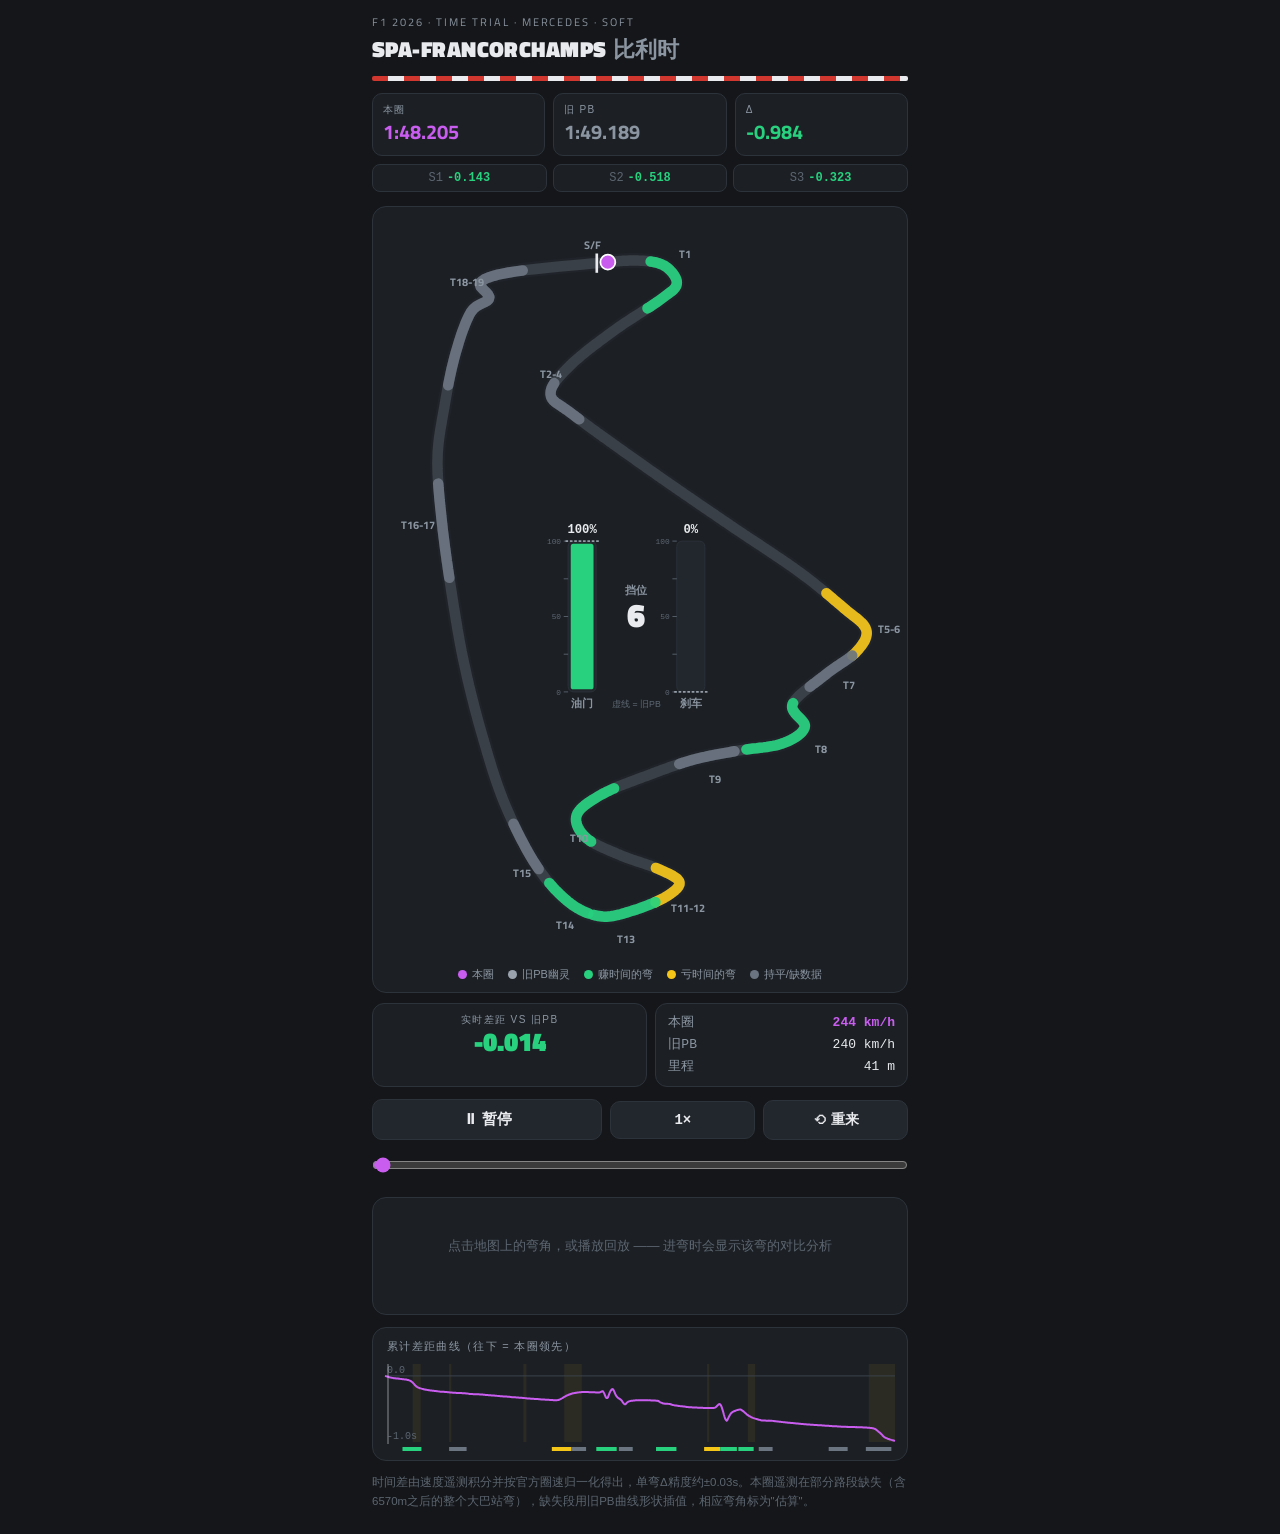
<file: examples/spa-lap-replay.html>
<!DOCTYPE html>
<html lang="zh-CN">
<head>
<meta charset="UTF-8">
<meta name="viewport" content="width=device-width, initial-scale=1.0, viewport-fit=cover">
<title>Spa-Francorchamps · 1:48.205 圈速回放</title>
<link rel="preconnect" href="https://fonts.googleapis.com">
<link href="https://fonts.googleapis.com/css2?family=Titillium+Web:wght@600;700;900&display=swap" rel="stylesheet">
<style>
:root{
  --bg:#141619; --panel:#1c2025; --panel2:#22272d; --line:#2d333b;
  --text:#e8eaed; --muted:#8b95a1; --faint:#5c6570;
  --tarmac:#3a4047; --tarmac-edge:#20242a;
  --purple:#c95df0; --green:#27d17e; --yellow:#f5c518; --grey:#6b7581;
  --cyanghost:#9aa3ad;
}
*{margin:0;padding:0;box-sizing:border-box;-webkit-tap-highlight-color:transparent}
html,body{background:var(--bg);color:var(--text);
  font-family:-apple-system,BlinkMacSystemFont,"Segoe UI","PingFang SC","Noto Sans SC",sans-serif;
  font-size:15px;line-height:1.5}
.mono{font-variant-numeric:tabular-nums;font-family:ui-monospace,"SF Mono",SFMono-Regular,Menlo,Consolas,monospace}
.disp{font-family:"Titillium Web",-apple-system,sans-serif}

.wrap{max-width:560px;margin:0 auto;padding:14px 12px calc(24px + env(safe-area-inset-bottom))}

/* ---------- header ---------- */
header{margin-bottom:10px}
.eyebrow{font-size:11px;letter-spacing:.18em;color:var(--muted);text-transform:uppercase}
h1{font-size:22px;font-weight:900;letter-spacing:.01em;margin:2px 0 8px}
h1 .disp{letter-spacing:.02em}
.kerb{height:5px;border-radius:2px;margin:10px 0 12px;
  background:repeating-linear-gradient(90deg,#d2372f 0 16px,#e8eaed 16px 32px)}
.times{display:flex;gap:8px;align-items:stretch}
.timebox{flex:1;background:var(--panel);border:1px solid var(--line);border-radius:10px;padding:8px 10px}
.timebox .lab{font-size:10px;letter-spacing:.12em;color:var(--muted);text-transform:uppercase}
.timebox .val{font-size:20px;font-weight:700}
.timebox.this .val{color:var(--purple)}
.timebox.delta .val{color:var(--green)}
.sectors{display:flex;gap:6px;margin-top:8px}
.sector{flex:1;text-align:center;background:var(--panel);border:1px solid var(--line);
  border-radius:8px;padding:4px 0;font-size:12px}
.sector b{color:var(--green);font-weight:700}
.sector span{color:var(--faint);margin-right:4px}

/* ---------- map ---------- */
.mapcard{background:var(--panel);border:1px solid var(--line);border-radius:14px;
  padding:8px 4px 2px;margin-top:14px;position:relative;overflow:hidden}
svg{display:block;width:100%;height:auto;touch-action:manipulation}
.zone-hit{stroke:transparent;stroke-width:26;fill:none;cursor:pointer}
.corner-label{font-size:13px;font-weight:700;fill:var(--muted);
  font-family:"Titillium Web",sans-serif;pointer-events:none}
.corner-label.active{fill:var(--text)}
.gauge-tick{font-size:9px;fill:var(--faint);font-family:ui-monospace,monospace}
.gauge-label{font-size:12px;fill:var(--muted);font-weight:600}
.gauge-val{font-size:14px;font-weight:700;fill:var(--text);font-family:ui-monospace,monospace}
.gauge-gear{font-size:38px;font-weight:900;fill:var(--text);font-family:"Titillium Web",sans-serif}
.gauge-sub{font-size:10px;fill:var(--faint)}
.legend{display:flex;gap:14px;justify-content:center;padding:6px 0 8px;
  font-size:11px;color:var(--muted);flex-wrap:wrap}
.legend i{display:inline-block;width:9px;height:9px;border-radius:50%;margin-right:5px;vertical-align:-1px}

/* ---------- gap readout ---------- */
.gaprow{display:flex;gap:8px;margin-top:10px}
.gapbox{flex:1.1;background:var(--panel);border:1px solid var(--line);border-radius:12px;
  padding:8px 12px;text-align:center}
.gapbox .lab{font-size:10px;letter-spacing:.14em;color:var(--muted);text-transform:uppercase}
.gapbox .val{font-size:26px;font-weight:900;line-height:1.15}
.gapbox .val.ahead{color:var(--green)} .gapbox .val.behind{color:var(--yellow)}
.speedbox{flex:1;background:var(--panel);border:1px solid var(--line);border-radius:12px;
  padding:8px 12px;text-align:center}
.speedbox .row{display:flex;justify-content:space-between;font-size:13px;line-height:1.7}
.speedbox .row .k{color:var(--muted)}
.speedbox .row.this .v{color:var(--purple);font-weight:700}

/* ---------- pedal bars ---------- */
.pedals{display:flex;gap:8px;margin-top:8px}
.pedal{flex:1;background:var(--panel);border:1px solid var(--line);border-radius:12px;padding:8px 12px}
.pedal .lab{display:flex;justify-content:space-between;font-size:11px;color:var(--muted);margin-bottom:5px}
.bar{height:8px;background:var(--panel2);border-radius:4px;overflow:hidden}
.bar > div{height:100%;width:0%;border-radius:4px;transition:width .08s linear}
.bar.thr > div{background:var(--green)} .bar.brk > div{background:#e8493c}
.gearbox{width:64px;background:var(--panel);border:1px solid var(--line);border-radius:12px;
  text-align:center;padding:6px 0}
.gearbox .lab{font-size:10px;color:var(--muted);letter-spacing:.1em}
.gearbox .val{font-size:24px;font-weight:900}

/* ---------- controls ---------- */
.controls{display:flex;gap:8px;align-items:center;margin-top:12px}
button{background:var(--panel2);border:1px solid var(--line);color:var(--text);
  border-radius:10px;font-size:14px;font-weight:600;padding:10px 0;cursor:pointer}
button:active{background:#2b323a}
#playBtn{flex:1.6;font-size:15px}
#speedBtn,#restartBtn{flex:1}
input[type=range]{width:100%;margin-top:12px;accent-color:var(--purple);height:26px}

/* ---------- corner card ---------- */
.cornercard{background:var(--panel);border:1px solid var(--line);border-radius:14px;
  padding:12px 14px;margin-top:12px;min-height:118px}
.cc-top{display:flex;align-items:baseline;gap:8px;flex-wrap:wrap}
.cc-num{font-size:12px;font-weight:700;color:var(--bg);background:var(--muted);
  border-radius:5px;padding:1px 7px}
.cc-name{font-size:17px;font-weight:700}
.cc-delta{margin-left:auto;font-size:17px;font-weight:900}
.cc-delta.gain{color:var(--green)} .cc-delta.loss{color:var(--yellow)} .cc-delta.na{color:var(--faint)}
.cc-stats{display:flex;gap:14px;margin:7px 0 6px;font-size:12.5px;color:var(--muted)}
.cc-stats b{color:var(--text);font-weight:600}
.cc-note{font-size:13.5px;color:#c6cdd5;line-height:1.65}
.badge{display:inline-block;font-size:10px;color:var(--yellow);border:1px solid var(--yellow);
  border-radius:4px;padding:0 5px;margin-left:6px;vertical-align:2px;opacity:.85}
.cc-empty{color:var(--faint);font-size:13px;padding-top:26px;text-align:center}

/* ---------- delta chart ---------- */
.chartcard{background:var(--panel);border:1px solid var(--line);border-radius:14px;
  padding:10px 8px 4px;margin-top:12px}
.chartcard .lab{font-size:11px;letter-spacing:.12em;color:var(--muted);
  text-transform:uppercase;padding:0 6px 6px}
canvas{display:block;width:100%;height:96px}
.footnote{font-size:11.5px;color:var(--faint);margin-top:12px;line-height:1.6}
</style>
</head>
<body>
<div class="wrap">

<header>
  <div class="eyebrow disp">F1 2026 · Time Trial · Mercedes · Soft</div>
  <h1><span class="disp">SPA-FRANCORCHAMPS</span> <span style="color:var(--muted);font-weight:600">比利时</span></h1>
  <div class="kerb"></div>
  <div class="times">
    <div class="timebox this"><div class="lab">本圈</div><div class="val mono disp">1:48.205</div></div>
    <div class="timebox"><div class="lab">旧 PB</div><div class="val mono disp" style="color:var(--muted)">1:49.189</div></div>
    <div class="timebox delta"><div class="lab">Δ</div><div class="val mono disp">-0.984</div></div>
  </div>
  <div class="sectors">
    <div class="sector mono"><span>S1</span><b>-0.143</b></div>
    <div class="sector mono"><span>S2</span><b>-0.518</b></div>
    <div class="sector mono"><span>S3</span><b>-0.323</b></div>
  </div>
</header>

<div class="mapcard">
  <svg id="map" viewBox="250 30 600 850" aria-label="斯帕赛道地图"></svg>
  <div class="legend">
    <span><i style="background:var(--purple)"></i>本圈</span>
    <span><i style="background:var(--cyanghost)"></i>旧PB幽灵</span>
    <span><i style="background:var(--green)"></i>赚时间的弯</span>
    <span><i style="background:var(--yellow)"></i>亏时间的弯</span>
    <span><i style="background:var(--grey)"></i>持平/缺数据</span>
  </div>
</div>

<div class="gaprow">
  <div class="gapbox">
    <div class="lab">实时差距 vs 旧PB</div>
    <div class="val mono disp" id="gapVal">+0.000</div>
  </div>
  <div class="speedbox mono">
    <div class="row this"><span class="k">本圈</span><span class="v" id="spdCur">— km/h</span></div>
    <div class="row"><span class="k">旧PB</span><span class="v" id="spdPb">— km/h</span></div>
    <div class="row"><span class="k">里程</span><span class="v" id="distVal">0 m</span></div>
  </div>
</div>

<div class="controls">
  <button id="playBtn">▶ 播放</button>
  <button id="speedBtn" class="mono">1×</button>
  <button id="restartBtn">⟲ 重来</button>
</div>
<input type="range" id="scrub" min="0" max="109189" value="0" step="50">

<div class="cornercard" id="cornerCard">
  <div class="cc-empty">点击地图上的弯角，或播放回放 —— 进弯时会显示该弯的对比分析</div>
</div>

<div class="chartcard">
  <div class="lab">累计差距曲线（往下 = 本圈领先）</div>
  <canvas id="deltaChart"></canvas>
</div>

<p class="footnote">时间差由速度遥测积分并按官方圈速归一化得出，单弯Δ精度约±0.03s。本圈遥测在部分路段缺失（含6570m之后的整个大巴站弯），缺失段用旧PB曲线形状插值，相应弯角标为"估算"。</p>

</div>

<script>
const DATA = {"step":10,"lap_len":7004.0,"official":{"cur":108.205,"pb":109.189},"d":[0,10,20,30,40,50,60,70,80,90,100,110,120,130,140,150,160,170,180,190,200,210,220,230,240,250,260,270,280,290,300,310,320,330,340,350,360,370,380,390,400,410,420,430,440,450,460,470,480,490,500,510,520,530,540,550,560,570,580,590,600,610,620,630,640,650,660,670,680,690,700,710,720,730,740,750,760,770,780,790,800,810,820,830,840,850,860,870,880,890,900,910,920,930,940,950,960,970,980,990,1000,1010,1020,1030,1040,1050,1060,1070,1080,1090,1100,1110,1120,1130,1140,1150,1160,1170,1180,1190,1200,1210,1220,1230,1240,1250,1260,1270,1280,1290,1300,1310,1320,1330,1340,1350,1360,1370,1380,1390,1400,1410,1420,1430,1440,1450,1460,1470,1480,1490,1500,1510,1520,1530,1540,1550,1560,1570,1580,1590,1600,1610,1620,1630,1640,1650,1660,1670,1680,1690,1700,1710,1720,1730,1740,1750,1760,1770,1780,1790,1800,1810,1820,1830,1840,1850,1860,1870,1880,1890,1900,1910,1920,1930,1940,1950,1960,1970,1980,1990,2000,2010,2020,2030,2040,2050,2060,2070,2080,2090,2100,2110,2120,2130,2140,2150,2160,2170,2180,2190,2200,2210,2220,2230,2240,2250,2260,2270,2280,2290,2300,2310,2320,2330,2340,2350,2360,2370,2380,2390,2400,2410,2420,2430,2440,2450,2460,2470,2480,2490,2500,2510,2520,2530,2540,2550,2560,2570,2580,2590,2600,2610,2620,2630,2640,2650,2660,2670,2680,2690,2700,2710,2720,2730,2740,2750,2760,2770,2780,2790,2800,2810,2820,2830,2840,2850,2860,2870,2880,2890,2900,2910,2920,2930,2940,2950,2960,2970,2980,2990,3000,3010,3020,3030,3040,3050,3060,3070,3080,3090,3100,3110,3120,3130,3140,3150,3160,3170,3180,3190,3200,3210,3220,3230,3240,3250,3260,3270,3280,3290,3300,3310,3320,3330,3340,3350,3360,3370,3380,3390,3400,3410,3420,3430,3440,3450,3460,3470,3480,3490,3500,3510,3520,3530,3540,3550,3560,3570,3580,3590,3600,3610,3620,3630,3640,3650,3660,3670,3680,3690,3700,3710,3720,3730,3740,3750,3760,3770,3780,3790,3800,3810,3820,3830,3840,3850,3860,3870,3880,3890,3900,3910,3920,3930,3940,3950,3960,3970,3980,3990,4000,4010,4020,4030,4040,4050,4060,4070,4080,4090,4100,4110,4120,4130,4140,4150,4160,4170,4180,4190,4200,4210,4220,4230,4240,4250,4260,4270,4280,4290,4300,4310,4320,4330,4340,4350,4360,4370,4380,4390,4400,4410,4420,4430,4440,4450,4460,4470,4480,4490,4500,4510,4520,4530,4540,4550,4560,4570,4580,4590,4600,4610,4620,4630,4640,4650,4660,4670,4680,4690,4700,4710,4720,4730,4740,4750,4760,4770,4780,4790,4800,4810,4820,4830,4840,4850,4860,4870,4880,4890,4900,4910,4920,4930,4940,4950,4960,4970,4980,4990,5000,5010,5020,5030,5040,5050,5060,5070,5080,5090,5100,5110,5120,5130,5140,5150,5160,5170,5180,5190,5200,5210,5220,5230,5240,5250,5260,5270,5280,5290,5300,5310,5320,5330,5340,5350,5360,5370,5380,5390,5400,5410,5420,5430,5440,5450,5460,5470,5480,5490,5500,5510,5520,5530,5540,5550,5560,5570,5580,5590,5600,5610,5620,5630,5640,5650,5660,5670,5680,5690,5700,5710,5720,5730,5740,5750,5760,5770,5780,5790,5800,5810,5820,5830,5840,5850,5860,5870,5880,5890,5900,5910,5920,5930,5940,5950,5960,5970,5980,5990,6000,6010,6020,6030,6040,6050,6060,6070,6080,6090,6100,6110,6120,6130,6140,6150,6160,6170,6180,6190,6200,6210,6220,6230,6240,6250,6260,6270,6280,6290,6300,6310,6320,6330,6340,6350,6360,6370,6380,6390,6400,6410,6420,6430,6440,6450,6460,6470,6480,6490,6500,6510,6520,6530,6540,6550,6560,6570,6580,6590,6600,6610,6620,6630,6640,6650,6660,6670,6680,6690,6700,6710,6720,6730,6740,6750,6760,6770,6780,6790,6800,6810,6820,6830,6840,6850,6860,6870,6880,6890,6900,6910,6920,6930,6940,6950,6960,6970,6980,6990,7000],"cur_spd":[228.0,232.0,236.0,240.0,244.0,247.0,251.0,254.0,256.0,259.0,262.0,265.0,267.0,269.0,272.0,275.0,276.0,279.0,281.0,283.1,284.2,286.2,288.3,289.4,291.5,292.5,293.6,288.7,269.8,250.8,230.9,209.0,181.0,159.0,142.0,125.9,110.9,96.9,91.7,86.4,81.1,75.9,90.8,103.8,115.8,126.8,137.8,148.8,159.8,170.8,177.7,186.7,193.7,199.7,206.7,212.0,218.0,222.0,226.0,230.0,235.0,239.0,241.0,245.0,248.0,251.0,254.0,258.0,259.0,262.0,264.0,267.0,268.0,271.0,273.0,274.0,276.0,277.0,279.0,280.0,282.0,284.0,285.9,286.9,287.8,288.8,289.7,290.6,291.6,291.8,291.9,292.1,292.3,293.2,293.2,293.1,293.6,294.0,294.0,294.0,294.0,293.0,293.0,293.0,292.0,292.0,291.0,290.0,289.0,288.0,286.0,284.0,282.0,279.0,276.0,273.0,272.0,270.0,269.0,270.0,271.0,271.0,271.0,271.0,273.0,273.0,274.0,275.0,276.0,276.0,277.0,278.0,278.0,279.0,280.0,281.0,282.0,283.0,284.0,285.0,286.0,287.0,288.0,289.0,290.0,291.0,291.0,292.0,292.0,293.0,293.0,294.0,294.0,295.0,295.0,295.0,296.0,296.0,297.0,297.0,297.0,298.0,298.0,298.0,299.0,299.0,299.0,300.0,300.0,300.4,300.8,301.2,301.6,302.0,302.0,302.0,302.0,303.0,303.0,303.0,304.0,304.0,304.0,305.0,306.0,306.0,306.0,306.0,307.0,307.0,307.0,307.0,308.0,308.0,308.0,308.0,309.0,309.0,309.0,309.0,309.0,309.0,309.0,309.0,309.0,310.0,310.0,310.0,310.0,310.0,311.0,311.0,311.0,311.0,311.0,311.0,312.0,312.0,312.0,312.0,312.0,312.0,312.0,312.0,313.0,313.0,313.0,313.0,313.0,313.0,313.0,313.0,313.0,299.0,282.0,263.0,245.0,228.0,207.0,195.0,182.1,166.3,159.4,152.5,149.7,148.8,149.9,153.1,155.2,155.4,155.5,154.6,158.8,159.9,161.0,165.2,169.3,174.4,181.1,187.7,193.8,197.0,198.1,195.2,190.4,184.5,181.6,184.8,189.9,194.1,200.2,205.3,209.5,213.6,219.7,222.9,227.0,231.0,236.0,239.0,243.0,246.0,248.0,251.0,254.0,257.0,259.0,262.0,264.0,266.0,269.0,270.0,272.0,260.0,237.0,221.0,198.0,186.0,172.0,166.0,165.0,163.0,160.0,147.0,135.0,125.0,118.0,112.0,116.0,119.0,124.0,127.0,134.0,144.0,155.0,163.0,173.0,179.0,185.0,191.0,198.0,204.0,210.0,214.0,202.0,190.0,178.0,171.0,169.0,167.0,162.0,162.0,169.0,176.0,184.0,190.0,195.0,200.0,207.0,212.0,217.0,221.7,226.3,231.0,236.0,240.0,244.0,248.0,252.0,256.0,259.0,261.0,265.0,268.0,270.0,273.0,276.0,278.0,281.0,283.0,286.0,287.0,290.0,291.0,293.0,294.0,296.0,297.0,299.0,300.0,302.0,303.0,304.0,305.0,306.0,303.0,289.0,279.0,272.0,268.0,265.0,263.0,261.0,258.0,256.0,256.0,255.0,255.0,254.0,253.0,253.0,254.7,256.3,258.0,259.7,261.3,263.0,264.0,264.0,265.0,266.0,267.0,268.0,269.0,269.0,270.0,271.0,271.0,272.0,272.0,273.0,273.0,273.0,274.0,275.0,276.0,277.0,277.0,278.0,279.0,279.0,281.0,281.0,282.0,283.0,284.0,284.0,285.0,285.5,286.0,286.5,287.0,287.0,287.0,287.0,287.0,287.0,287.0,287.0,287.0,285.0,270.0,256.0,237.0,215.0,200.0,180.0,166.0,161.0,162.0,164.0,169.0,171.0,173.0,172.0,175.0,179.0,183.0,186.0,192.0,199.0,203.0,209.0,210.0,206.0,203.0,195.0,188.0,183.0,169.0,160.0,159.0,166.0,174.0,181.0,189.0,195.0,201.0,207.0,211.0,217.0,221.0,226.0,228.0,233.0,237.0,240.0,244.0,239.0,221.0,206.0,188.0,172.9,159.7,154.6,154.5,155.3,160.2,165.6,171.0,178.8,185.7,191.6,197.4,203.3,209.2,214.0,218.9,223.8,227.7,231.5,234.4,237.3,238.1,239.0,241.0,243.0,243.0,243.0,242.0,242.0,243.4,244.8,246.1,247.5,248.9,250.2,251.6,253.0,255.0,257.0,259.0,260.0,262.0,264.0,267.0,268.0,270.0,272.0,273.0,275.0,276.0,277.0,278.0,279.0,280.0,282.0,282.0,283.0,284.0,285.0,285.0,286.0,286.0,287.0,287.2,287.3,287.5,287.7,287.8,288.0,288.0,288.0,288.2,288.4,288.6,288.8,289.0,289.0,289.0,289.0,289.0,289.0,289.0,289.0,288.0,288.0,288.0,288.0,288.0,288.0,288.0,287.0,287.0,286.0,286.0,285.7,285.4,285.1,284.9,284.6,284.3,284.0,284.0,284.0,283.0,283.0,283.0,282.0,282.0,282.0,282.0,282.0,282.0,282.0,282.0,282.0,282.0,282.0,282.0,283.0,282.0,282.0,282.0,282.0,281.0,280.0,279.0,278.0,278.0,277.0,276.0,276.0,276.0,275.0,275.0,275.0,274.0,273.0,273.0,273.0,273.0,274.0,275.0,276.0,277.0,278.0,280.0,280.0,281.0,282.0,283.0,284.0,285.0,286.0,286.0,287.0,288.0,288.5,289.0,289.5,290.0,290.0,291.0,291.0,292.0,292.0,293.0,294.1,294.1,295.2,295.3,295.3,295.4,285.5,265.6,239.6,217.7,195.8,174.8,152.9,132.0,112.0,93.1,89.2,85.2,79.3,84.4,89.5,89.5,89.6,83.7,77.7,78.8,92.9,106.9,121.0,133.1,145.1,157.2,165.3,175.4,183.4,191.5,196.6,203.6,207.7,213.8,218.8,222.9,226.0],"pb_spd":[225.0,228.0,231.0,236.0,240.0,244.0,246.0,250.0,253.0,257.0,260.0,262.7,265.3,268.0,270.0,273.0,276.0,277.0,280.0,282.0,283.0,285.0,287.0,288.0,290.0,291.0,292.0,287.0,268.0,249.0,229.0,207.0,179.0,157.0,140.0,124.0,109.0,95.0,89.8,84.5,79.2,74.0,89.0,102.0,114.0,125.0,136.0,147.0,158.0,169.0,176.0,185.0,192.0,198.0,205.0,210.3,215.7,221.0,224.0,229.0,233.0,237.0,240.0,244.0,247.0,250.0,253.0,256.0,259.0,261.0,263.0,265.0,268.0,269.0,272.0,273.0,275.0,277.0,279.0,280.0,282.0,283.0,285.0,286.0,287.0,288.0,289.0,290.0,291.0,291.2,291.5,291.8,292.0,293.0,293.0,293.0,293.5,294.0,294.0,294.0,294.0,294.0,294.0,293.0,292.0,291.0,291.0,289.0,289.0,288.0,286.0,283.0,281.0,279.0,275.0,271.0,269.0,269.0,269.7,270.3,271.0,272.0,271.0,272.0,273.0,274.0,275.0,276.0,276.0,277.0,278.0,278.0,278.0,279.0,279.0,280.0,281.0,282.0,283.0,284.0,285.0,286.0,287.0,288.0,289.0,290.0,291.0,291.0,292.0,292.0,293.0,293.0,294.0,294.0,294.0,295.0,295.0,296.0,296.0,296.0,297.0,297.0,298.0,298.0,298.0,299.0,299.0,299.0,299.0,300.0,300.0,300.0,301.0,301.0,301.0,302.0,302.0,302.0,303.0,303.0,303.0,304.0,304.0,304.0,305.0,305.0,305.0,305.0,306.0,306.0,306.0,306.0,307.0,307.0,307.0,307.0,308.0,308.0,308.0,308.0,308.0,309.0,309.0,309.0,309.0,309.0,310.0,310.0,310.0,310.0,310.0,310.0,311.0,311.0,311.0,311.0,311.0,311.0,312.0,312.0,312.0,312.0,312.0,312.0,312.0,313.0,313.0,313.0,313.0,313.0,313.0,313.0,312.0,303.0,282.0,265.0,247.0,229.0,213.0,201.0,188.0,172.0,165.0,158.0,155.0,154.0,155.0,158.0,160.0,160.0,160.0,159.0,163.0,164.0,165.0,169.0,173.0,178.0,184.5,191.0,197.0,200.0,201.0,198.0,193.0,187.0,184.0,187.0,192.0,196.0,202.0,207.0,211.0,215.0,221.0,224.0,228.0,232.0,236.0,240.0,243.0,246.0,248.0,252.0,255.0,258.0,260.2,262.4,264.6,266.8,269.0,271.0,273.0,260.0,247.0,223.0,207.0,191.0,178.0,162.0,152.0,147.0,141.0,136.0,133.0,128.0,127.0,127.0,128.0,129.0,132.0,134.0,136.0,139.0,142.0,146.0,153.0,165.0,173.0,182.0,190.0,197.0,203.0,206.0,192.0,176.0,165.0,161.0,161.0,163.0,169.0,174.0,179.0,184.0,190.0,196.0,200.0,203.0,210.0,215.0,220.0,225.0,229.0,233.0,237.0,242.0,247.0,251.0,254.0,257.0,260.0,263.0,266.0,269.0,272.0,275.0,277.0,279.0,282.0,285.0,286.0,289.0,290.0,292.0,293.0,295.0,297.0,298.0,300.0,301.0,302.0,303.0,305.0,306.0,303.0,287.0,273.0,268.0,264.0,259.0,257.0,256.0,257.0,257.0,257.0,257.0,256.0,255.0,254.0,253.0,252.0,251.0,251.0,252.0,255.0,257.0,259.0,261.0,263.0,264.0,265.0,265.0,266.0,267.0,268.0,269.0,270.0,271.0,271.0,271.0,271.0,271.0,271.0,272.0,273.0,275.0,276.0,277.0,278.0,279.0,280.0,281.0,282.0,282.0,283.0,284.0,284.0,285.0,286.0,286.0,287.0,287.0,287.0,287.0,288.0,288.0,288.0,288.0,288.0,288.0,286.0,271.0,257.0,238.0,216.0,201.0,181.0,167.0,162.0,163.0,165.0,170.0,175.0,177.0,181.0,187.0,191.0,195.0,196.0,193.0,189.0,186.0,177.0,175.0,169.0,163.0,165.0,167.0,169.0,173.0,175.0,181.0,187.0,194.0,199.0,203.0,207.0,211.0,215.3,219.7,224.0,227.0,232.0,235.5,239.0,242.0,245.0,248.0,234.0,215.0,196.0,182.0,167.0,154.0,149.0,149.0,150.0,155.0,160.5,166.0,174.0,181.0,187.0,193.0,199.0,205.0,210.0,215.0,220.0,224.0,228.0,231.0,234.0,235.0,236.0,238.0,239.0,240.3,241.7,243.0,244.0,244.0,245.0,246.0,249.0,251.0,253.0,253.0,254.0,255.0,257.0,258.0,259.0,261.0,263.0,265.0,267.0,269.0,271.0,272.0,273.0,274.0,276.0,277.0,278.0,279.0,280.0,281.0,282.0,283.0,284.0,285.0,285.0,285.0,285.0,286.0,286.0,287.0,287.0,287.0,288.0,287.0,287.2,287.3,287.5,287.7,287.8,288.0,288.0,288.0,288.0,288.0,288.0,288.0,288.0,288.0,288.0,288.0,288.0,288.0,288.0,287.0,287.0,287.0,286.0,286.0,285.0,285.0,284.0,284.0,284.0,284.0,284.0,283.0,283.0,283.0,283.0,283.0,283.0,282.0,282.0,282.0,282.0,282.0,282.0,282.0,282.0,282.0,282.0,282.0,282.0,282.0,282.0,282.0,281.0,281.0,280.0,280.0,279.0,278.0,277.0,276.0,276.0,275.0,275.0,275.0,275.0,274.0,274.0,274.0,274.0,274.0,275.0,276.0,277.0,278.0,279.0,280.0,281.0,282.0,283.0,284.0,285.0,286.0,286.0,287.0,288.0,288.0,289.0,290.0,290.0,291.0,291.0,291.0,292.0,292.0,293.0,293.0,294.0,294.0,295.0,295.0,295.0,295.0,285.0,265.0,239.0,217.0,195.0,174.0,152.0,131.0,111.0,92.0,88.0,84.0,78.0,83.0,88.0,88.0,88.0,82.0,76.0,77.0,91.0,105.0,119.0,131.0,143.0,155.0,163.0,173.0,181.0,189.0,194.0,201.0,205.0,211.0,216.0,220.0,223.0],"cur_t":[0.0,0.153,0.303,0.451,0.597,0.74,0.881,1.021,1.159,1.295,1.43,1.564,1.696,1.828,1.958,2.086,2.214,2.341,2.467,2.591,2.715,2.839,2.961,3.083,3.204,3.325,3.445,3.566,3.692,3.827,3.973,4.133,4.314,4.521,4.756,5.019,5.316,5.655,6.029,6.424,6.844,7.293,7.716,8.078,8.399,8.689,8.955,9.201,9.429,9.642,9.844,10.037,10.222,10.401,10.574,10.743,10.906,11.066,11.223,11.378,11.529,11.677,11.824,11.969,12.112,12.253,12.392,12.53,12.666,12.801,12.935,13.067,13.199,13.329,13.459,13.587,13.715,13.843,13.969,14.095,14.22,14.345,14.468,14.591,14.713,14.836,14.957,15.078,15.199,15.32,15.441,15.561,15.682,15.802,15.922,16.042,16.162,16.282,16.401,16.521,16.641,16.761,16.881,17.001,17.121,17.242,17.362,17.483,17.605,17.727,17.85,17.973,18.097,18.223,18.35,18.478,18.607,18.737,18.867,18.998,19.128,19.258,19.388,19.518,19.647,19.776,19.905,20.033,20.161,20.288,20.415,20.542,20.669,20.795,20.921,21.046,21.171,21.296,21.42,21.544,21.667,21.79,21.912,22.034,22.156,22.277,22.398,22.519,22.639,22.759,22.88,22.999,23.119,23.239,23.358,23.477,23.596,23.715,23.834,23.952,24.071,24.189,24.307,24.425,24.543,24.661,24.779,24.896,25.013,25.131,25.248,25.365,25.481,25.598,25.714,25.831,25.948,26.064,26.18,26.296,26.412,26.528,26.644,26.759,26.874,26.989,27.104,27.219,27.334,27.449,27.563,27.678,27.793,27.907,28.021,28.135,28.249,28.363,28.477,28.591,28.705,28.819,28.933,29.047,29.16,29.274,29.388,29.501,29.615,29.728,29.842,29.955,30.068,30.181,30.294,30.407,30.52,30.633,30.746,30.859,30.971,31.084,31.197,31.31,31.422,31.535,31.647,31.76,31.872,31.985,32.097,32.209,32.322,32.437,32.558,32.687,32.826,32.975,33.137,33.312,33.498,33.701,33.917,34.142,34.375,34.611,34.847,35.079,35.307,35.534,35.76,35.987,36.212,36.433,36.652,36.868,37.078,37.283,37.481,37.672,37.856,38.036,38.215,38.393,38.576,38.764,38.956,39.148,39.336,39.519,39.698,39.871,40.041,40.207,40.37,40.529,40.685,40.839,40.99,41.138,41.284,41.428,41.57,41.711,41.851,41.988,42.125,42.26,42.394,42.526,42.658,42.789,42.918,43.051,43.192,43.346,43.514,43.698,43.894,44.103,44.315,44.53,44.748,44.977,45.227,45.498,45.787,46.093,46.402,46.702,46.991,47.272,47.541,47.795,48.03,48.252,48.461,48.661,48.854,49.042,49.223,49.398,49.568,49.734,49.903,50.083,50.274,50.476,50.683,50.892,51.106,51.323,51.536,51.74,51.935,52.124,52.306,52.485,52.658,52.826,52.99,53.15,53.307,53.461,53.612,53.76,53.905,54.048,54.189,54.327,54.464,54.599,54.733,54.865,54.996,55.126,55.254,55.381,55.507,55.632,55.755,55.878,56.0,56.121,56.242,56.362,56.481,56.6,56.718,56.835,56.952,57.069,57.184,57.3,57.415,57.531,57.65,57.774,57.901,58.032,58.164,58.297,58.431,58.567,58.704,58.841,58.979,59.117,59.255,59.394,59.533,59.672,59.81,59.946,60.082,60.218,60.352,60.485,60.619,60.752,60.884,61.016,61.148,61.279,61.41,61.54,61.67,61.8,61.93,62.059,62.188,62.317,62.446,62.575,62.703,62.831,62.958,63.085,63.212,63.338,63.464,63.59,63.715,63.84,63.965,64.089,64.213,64.337,64.46,64.583,64.706,64.829,64.951,65.074,65.197,65.319,65.442,65.564,65.687,65.81,65.933,66.06,66.193,66.336,66.492,66.662,66.847,67.051,67.266,67.484,67.7,67.911,68.118,68.323,68.527,68.729,68.928,69.123,69.313,69.5,69.68,69.855,70.026,70.194,70.363,70.535,70.712,70.895,71.085,71.285,71.499,71.72,71.936,72.143,72.342,72.532,72.715,72.893,73.066,73.234,73.398,73.559,73.717,73.872,74.024,74.174,74.322,74.467,74.613,74.766,74.931,75.109,75.305,75.516,75.74,75.968,76.195,76.418,76.634,76.843,77.045,77.238,77.424,77.605,77.781,77.951,78.118,78.28,78.439,78.595,78.748,78.9,79.049,79.197,79.344,79.491,79.636,79.781,79.926,80.071,80.217,80.362,80.506,80.649,80.792,80.933,81.074,81.215,81.354,81.493,81.63,81.767,81.902,82.037,82.171,82.303,82.435,82.566,82.696,82.825,82.953,83.081,83.208,83.335,83.461,83.587,83.712,83.837,83.962,84.086,84.21,84.333,84.456,84.579,84.702,84.825,84.947,85.07,85.192,85.314,85.437,85.559,85.681,85.803,85.925,86.047,86.169,86.291,86.413,86.534,86.656,86.778,86.9,87.022,87.143,87.265,87.387,87.51,87.632,87.754,87.876,87.998,88.121,88.243,88.366,88.489,88.612,88.736,88.859,88.982,89.106,89.23,89.354,89.478,89.601,89.726,89.85,89.974,90.099,90.224,90.348,90.473,90.598,90.723,90.848,90.972,91.097,91.222,91.347,91.472,91.596,91.721,91.845,91.97,92.095,92.22,92.346,92.471,92.598,92.724,92.851,92.978,93.106,93.233,93.361,93.489,93.617,93.745,93.874,94.003,94.132,94.261,94.389,94.518,94.645,94.773,94.899,95.025,95.151,95.277,95.402,95.526,95.65,95.774,95.897,96.02,96.143,96.266,96.388,96.51,96.631,96.753,96.874,96.995,97.116,97.237,97.357,97.478,97.597,97.717,97.837,97.956,98.075,98.194,98.315,98.443,98.582,98.736,98.907,99.097,99.312,99.559,99.849,100.193,100.579,100.982,101.41,101.84,102.245,102.639,103.031,103.438,103.874,104.324,104.735,105.087,105.397,105.674,105.927,106.16,106.378,106.585,106.781,106.969,107.15,107.326,107.497,107.664,107.827,107.986,108.143],"pb_t":[0.0,0.156,0.31,0.462,0.611,0.757,0.901,1.044,1.185,1.323,1.46,1.596,1.73,1.862,1.994,2.124,2.253,2.381,2.508,2.634,2.759,2.884,3.008,3.131,3.253,3.375,3.497,3.619,3.746,3.883,4.031,4.194,4.377,4.588,4.827,5.095,5.399,5.747,6.13,6.536,6.969,7.431,7.866,8.237,8.565,8.861,9.133,9.383,9.615,9.831,10.037,10.233,10.42,10.602,10.778,10.948,11.114,11.276,11.435,11.591,11.745,11.895,12.044,12.19,12.334,12.476,12.617,12.756,12.893,13.03,13.165,13.299,13.431,13.563,13.694,13.824,13.953,14.081,14.208,14.335,14.461,14.586,14.711,14.835,14.958,15.081,15.204,15.326,15.448,15.57,15.691,15.812,15.934,16.055,16.175,16.296,16.417,16.537,16.658,16.778,16.898,17.019,17.139,17.26,17.381,17.502,17.624,17.746,17.868,17.991,18.114,18.238,18.364,18.49,18.618,18.748,18.879,19.01,19.142,19.273,19.403,19.534,19.664,19.794,19.924,20.054,20.183,20.311,20.439,20.567,20.695,20.822,20.949,21.076,21.203,21.33,21.456,21.582,21.707,21.832,21.956,22.08,22.203,22.327,22.449,22.571,22.693,22.815,22.936,23.057,23.178,23.299,23.42,23.54,23.66,23.781,23.901,24.02,24.14,24.259,24.379,24.498,24.617,24.736,24.854,24.973,25.091,25.209,25.328,25.446,25.564,25.682,25.8,25.917,26.035,26.152,26.269,26.386,26.503,26.62,26.737,26.854,26.97,27.086,27.203,27.319,27.435,27.551,27.666,27.782,27.898,28.013,28.129,28.244,28.359,28.475,28.59,28.705,28.819,28.934,29.049,29.164,29.278,29.393,29.507,29.622,29.736,29.85,29.965,30.079,30.193,30.307,30.421,30.535,30.649,30.762,30.876,30.99,31.103,31.217,31.33,31.444,31.557,31.671,31.784,31.897,32.01,32.123,32.236,32.349,32.462,32.576,32.689,32.804,32.925,33.054,33.193,33.341,33.501,33.672,33.854,34.051,34.261,34.48,34.706,34.935,35.165,35.391,35.613,35.834,36.055,36.277,36.497,36.714,36.929,37.141,37.347,37.549,37.744,37.933,38.115,38.294,38.47,38.647,38.828,39.015,39.205,39.396,39.583,39.765,39.943,40.116,40.285,40.452,40.614,40.773,40.93,41.083,41.235,41.383,41.53,41.675,41.818,41.959,42.099,42.237,42.373,42.509,42.643,42.776,42.908,43.04,43.17,43.302,43.442,43.593,43.757,43.935,44.127,44.335,44.561,44.798,45.043,45.299,45.562,45.833,46.111,46.389,46.667,46.942,47.213,47.479,47.742,47.999,48.251,48.497,48.733,48.956,49.165,49.365,49.555,49.738,49.915,50.088,50.266,50.458,50.666,50.883,51.103,51.321,51.534,51.741,51.941,52.136,52.325,52.509,52.687,52.863,53.034,53.201,53.364,53.523,53.679,53.832,53.982,54.13,54.275,54.417,54.557,54.696,54.832,54.968,55.101,55.234,55.365,55.494,55.622,55.749,55.876,56.0,56.124,56.247,56.37,56.491,56.612,56.733,56.852,56.971,57.089,57.207,57.325,57.442,57.558,57.674,57.79,57.91,58.036,58.167,58.3,58.436,58.573,58.711,58.849,58.986,59.124,59.262,59.4,59.538,59.677,59.817,59.957,60.098,60.239,60.379,60.519,60.657,60.794,60.93,61.065,61.2,61.333,61.467,61.6,61.733,61.865,61.997,62.128,62.259,62.39,62.52,62.651,62.781,62.912,63.042,63.172,63.301,63.43,63.558,63.685,63.812,63.939,64.065,64.191,64.316,64.442,64.566,64.691,64.815,64.939,65.063,65.186,65.31,65.433,65.556,65.679,65.802,65.925,66.048,66.171,66.294,66.417,66.544,66.678,66.821,66.977,67.147,67.332,67.536,67.751,67.969,68.185,68.396,68.601,68.802,69.0,69.192,69.379,69.563,69.744,69.926,70.111,70.3,70.495,70.696,70.901,71.115,71.33,71.543,71.754,71.961,72.164,72.363,72.556,72.741,72.921,73.097,73.27,73.439,73.605,73.768,73.928,74.085,74.239,74.39,74.539,74.686,74.832,74.975,75.122,75.28,75.452,75.639,75.842,76.063,76.296,76.534,76.771,77.003,77.227,77.444,77.652,77.851,78.044,78.23,78.411,78.586,78.756,78.923,79.085,79.245,79.401,79.556,79.708,79.859,80.009,80.158,80.307,80.454,80.601,80.747,80.892,81.037,81.182,81.326,81.469,81.611,81.751,81.891,82.031,82.17,82.308,82.445,82.582,82.718,82.853,82.987,83.12,83.253,83.384,83.514,83.644,83.773,83.902,84.03,84.157,84.284,84.411,84.537,84.663,84.788,84.913,85.037,85.161,85.286,85.41,85.534,85.657,85.781,85.904,86.027,86.151,86.274,86.397,86.52,86.643,86.766,86.889,87.012,87.135,87.258,87.381,87.504,87.626,87.749,87.872,87.995,88.118,88.241,88.364,88.487,88.609,88.732,88.856,88.979,89.103,89.226,89.35,89.474,89.599,89.723,89.848,89.973,90.097,90.222,90.347,90.472,90.597,90.722,90.847,90.972,91.098,91.223,91.349,91.474,91.6,91.725,91.851,91.976,92.102,92.227,92.353,92.478,92.604,92.729,92.855,92.981,93.107,93.233,93.36,93.487,93.614,93.742,93.871,93.999,94.128,94.256,94.385,94.514,94.643,94.772,94.901,95.031,95.159,95.288,95.416,95.543,95.67,95.797,95.923,96.049,96.174,96.299,96.423,96.547,96.671,96.794,96.918,97.04,97.163,97.285,97.407,97.529,97.651,97.772,97.894,98.015,98.136,98.257,98.377,98.498,98.618,98.738,98.858,98.978,99.1,99.228,99.369,99.524,99.696,99.888,100.105,100.356,100.649,100.999,101.392,101.803,102.24,102.68,103.094,103.496,103.898,104.315,104.763,105.226,105.648,106.009,106.326,106.609,106.867,107.105,107.328,107.538,107.738,107.93,108.114,108.294,108.468,108.638,108.804,108.966,109.126],"cur_brk":[0.0,0.0,0.0,0.0,0.0,0.0,0.0,0.0,0.0,0.0,0.0,0.0,0.0,0.0,0.0,0.0,0.0,0.0,0.0,0.0,0.0,0.0,0.0,0.0,0.0,0.0,0.0,0.0,0.0,0.0,0.0,100.0,100.0,100.0,100.0,100.0,100.0,100.0,100.0,100.0,100.0,100.0,100.0,100.0,100.0,100.0,100.0,100.0,100.0,100.0,100.0,100.0,100.0,100.0,100.0,0.0,0.0,0.0,0.0,0.0,0.0,0.0,0.0,0.0,0.0,0.0,0.0,0.0,0.0,0.0,0.0,0.0,0.0,0.0,0.0,0.0,0.0,0.0,0.0,0.0,0.0,0.0,0.0,0.0,0.0,0.0,0.0,0.0,0.0,0.0,0.0,0.0,0.0,0.0,0.0,0.0,0.0,0.0,0.0,0.0,0.0,0.0,0.0,0.0,0.0,0.0,0.0,0.0,0.0,0.0,0.0,0.0,0.0,0.0,0.0,0.0,0.0,0.0,0.0,0.0,0.0,0.0,0.0,0.0,0.0,0.0,0.0,0.0,0.0,0.0,0.0,0.0,0.0,0.0,0.0,0.0,0.0,0.0,0.0,0.0,0.0,0.0,0.0,0.0,0.0,0.0,0.0,0.0,0.0,0.0,0.0,0.0,0.0,0.0,0.0,0.0,0.0,0.0,0.0,0.0,0.0,0.0,0.0,0.0,0.0,0.0,0.0,0.0,0.0,0.0,0.0,0.0,0.0,0.0,0.0,0.0,0.0,0.0,0.0,0.0,0.0,0.0,0.0,0.0,0.0,0.0,0.0,0.0,0.0,0.0,0.0,0.0,0.0,0.0,0.0,0.0,0.0,0.0,0.0,0.0,0.0,0.0,0.0,0.0,0.0,0.0,0.0,0.0,0.0,0.0,0.0,0.0,0.0,0.0,0.0,0.0,0.0,0.0,0.0,0.0,0.0,0.0,0.0,0.0,0.0,0.0,0.0,0.0,0.0,0.0,1.0,1.0,6.0,100.0,100.0,100.0,100.0,100.0,100.0,93.0,93.0,93.0,93.0,93.0,93.0,93.0,93.0,93.0,93.0,93.0,93.0,93.0,93.0,93.0,93.0,93.0,93.0,93.0,93.0,93.0,93.0,93.0,93.0,93.0,93.0,93.0,93.0,93.0,93.0,93.0,93.0,93.0,93.0,93.0,93.0,93.0,0.0,0.0,0.0,0.0,0.0,0.0,0.0,0.0,0.0,0.0,0.0,0.0,0.0,0.0,0.0,0.0,10.0,100.0,100.0,100.0,94.0,52.0,35.0,0.0,0.0,0.0,18.0,84.0,0.0,0.0,0.0,0.0,0.0,0.0,0.0,0.0,0.0,0.0,0.0,0.0,0.0,0.0,0.0,0.0,0.0,0.0,0.0,14.0,92.0,99.0,11.0,0.0,0.0,0.0,0.0,0.0,0.0,0.0,0.0,0.0,0.0,0.0,0.0,0.0,0.0,0.0,0.0,0.0,0.0,0.0,0.0,0.0,0.0,0.0,0.0,0.0,0.0,0.0,0.0,0.0,0.0,0.0,0.0,0.0,0.0,0.0,0.0,0.0,0.0,0.0,0.0,0.0,0.0,0.0,0.0,0.0,0.0,0.0,6.0,38.0,78.0,36.0,0.0,0.0,0.0,0.0,0.0,0.0,0.0,0.0,0.0,0.0,0.0,0.0,0.0,0.0,0.0,0.0,0.0,0.0,0.0,0.0,0.0,0.0,0.0,0.0,0.0,0.0,0.0,0.0,0.0,0.0,0.0,0.0,0.0,0.0,0.0,0.0,0.0,0.0,0.0,0.0,0.0,0.0,0.0,0.0,0.0,0.0,0.0,0.0,0.0,0.0,0.0,0.0,0.0,0.0,0.0,0.0,0.0,0.0,0.0,0.0,0.0,0.0,0.0,0.0,0.0,0.0,0.0,0.0,0.0,0.0,0.0,0.0,0.0,0.0,0.0,0.0,0.0,0.0,0.0,0.0,0.0,0.0,0.0,0.0,0.0,0.0,0.0,0.0,0.0,0.0,0.0,76.0,0.0,0.0,0.0,0.0,0.0,0.0,0.0,0.0,0.0,0.0,0.0,0.0,0.0,0.0,0.0,0.0,0.0,1.0,70.0,100.0,100.0,100.0,100.0,100.0,100.0,100.0,100.0,100.0,100.0,100.0,100.0,100.0,100.0,100.0,100.0,100.0,100.0,100.0,100.0,100.0,100.0,100.0,100.0,100.0,0.0,0.0,0.0,0.0,0.0,0.0,0.0,0.0,0.0,0.0,0.0,0.0,0.0,0.0,0.0,0.0,0.0,0.0,0.0,0.0,0.0,0.0,0.0,0.0,0.0,0.0,0.0,0.0,0.0,0.0,0.0,0.0,0.0,0.0,0.0,0.0,0.0,0.0,0.0,0.0,0.0,0.0,0.0,0.0,0.0,0.0,0.0,0.0,0.0,0.0,0.0,0.0,0.0,0.0,0.0,0.0,0.0,0.0,0.0,0.0,0.0,0.0,0.0,0.0,0.0,0.0,0.0,0.0,0.0,0.0,0.0,0.0,0.0,0.0,0.0,0.0,0.0,0.0,0.0,0.0,0.0,0.0,0.0,0.0,0.0,0.0,0.0,0.0,0.0,0.0,0.0,0.0,0.0,0.0,0.0,0.0,0.0,0.0,0.0,0.0,0.0,0.0,0.0,0.0,0.0,0.0,0.0,0.0,0.0,0.0,0.0,0.0,0.0,0.0,0.0,0.0,0.0,0.0,0.0,0.0,0.0,0.0,0.0,0.0,0.0,0.0,0.0,0.0,0.0,0.0,0.0,0.0,0.0,0.0,0.0,0.0,0.0,0.0,0.0,0.0,0.0,0.0,0.0,0.0,0.0,0.0,0.0,0.0,0.0,0.0,0.0,0.0,0.0,0.0,0.0,0.0,0.0,0.0,0.0,0.0,0.0,0.0,0.0,0.0,0.0,0.0,0.0,0.0,0.0,0.0,0.0,0.0,0.0,0.0,0.0,0.0,0.0,0.0,0.0,0.0,0.0,0.0,0.0,0.0,0.0,0.0,0.0],"pb_brk":[0.0,0.0,0.0,0.0,0.0,0.0,0.0,0.0,0.0,0.0,0.0,0.0,0.0,0.0,0.0,0.0,0.0,0.0,0.0,0.0,0.0,0.0,0.0,0.0,0.0,0.0,0.0,97.0,100.0,100.0,100.0,100.0,100.0,100.0,87.0,56.0,10.0,0.0,0.0,0.0,0.0,0.0,0.0,0.0,0.0,0.0,0.0,0.0,0.0,0.0,0.0,0.0,0.0,0.0,0.0,0.0,0.0,0.0,0.0,0.0,0.0,0.0,0.0,0.0,0.0,0.0,0.0,0.0,0.0,0.0,0.0,0.0,0.0,0.0,0.0,0.0,0.0,0.0,0.0,0.0,0.0,0.0,0.0,0.0,0.0,0.0,0.0,0.0,0.0,0.0,0.0,0.0,0.0,0.0,0.0,0.0,0.0,0.0,0.0,0.0,0.0,0.0,0.0,0.0,0.0,0.0,0.0,0.0,0.0,0.0,0.0,0.0,0.0,0.0,0.0,0.0,0.0,0.0,0.0,0.0,0.0,0.0,0.0,0.0,0.0,0.0,0.0,0.0,0.0,0.0,0.0,0.0,0.0,0.0,0.0,0.0,0.0,0.0,0.0,0.0,0.0,0.0,0.0,0.0,0.0,0.0,0.0,0.0,0.0,0.0,0.0,0.0,0.0,0.0,0.0,0.0,0.0,0.0,0.0,0.0,0.0,0.0,0.0,0.0,0.0,0.0,0.0,0.0,0.0,0.0,0.0,0.0,0.0,0.0,0.0,0.0,0.0,0.0,0.0,0.0,0.0,0.0,0.0,0.0,0.0,0.0,0.0,0.0,0.0,0.0,0.0,0.0,0.0,0.0,0.0,0.0,0.0,0.0,0.0,0.0,0.0,0.0,0.0,0.0,0.0,0.0,0.0,0.0,0.0,0.0,0.0,0.0,0.0,0.0,0.0,0.0,0.0,0.0,0.0,0.0,0.0,0.0,0.0,0.0,0.0,0.0,0.0,0.0,0.0,0.0,0.0,0.0,38.0,100.0,100.0,100.0,100.0,100.0,83.0,61.0,61.0,3.0,0.0,0.0,0.0,0.0,0.0,0.0,0.0,0.0,0.0,0.0,0.0,0.0,0.0,0.0,0.0,0.0,0.0,0.0,0.0,0.0,0.0,0.0,0.0,0.0,0.0,0.0,0.0,0.0,0.0,0.0,0.0,0.0,0.0,0.0,0.0,0.0,0.0,0.0,0.0,0.0,0.0,0.0,0.0,0.0,0.0,0.0,0.0,0.0,0.0,0.0,0.0,100.0,100.0,100.0,100.0,100.0,99.0,52.0,15.0,10.0,0.0,0.0,0.0,0.0,0.0,0.0,0.0,0.0,0.0,0.0,0.0,0.0,0.0,0.0,0.0,0.0,0.0,0.0,0.0,0.0,0.0,22.0,86.0,93.0,7.0,0.0,0.0,0.0,0.0,0.0,0.0,0.0,0.0,0.0,0.0,0.0,0.0,0.0,0.0,0.0,0.0,0.0,0.0,0.0,0.0,0.0,0.0,0.0,0.0,0.0,0.0,0.0,0.0,0.0,0.0,0.0,0.0,0.0,0.0,0.0,0.0,0.0,0.0,0.0,0.0,0.0,0.0,0.0,0.0,0.0,0.0,1.0,34.0,77.0,45.0,0.0,0.0,0.0,0.0,0.0,0.0,0.0,0.0,0.0,0.0,0.0,0.0,0.0,0.0,0.0,0.0,0.0,0.0,0.0,0.0,0.0,0.0,0.0,0.0,0.0,0.0,0.0,0.0,0.0,0.0,0.0,0.0,0.0,0.0,0.0,0.0,0.0,0.0,0.0,0.0,0.0,0.0,0.0,0.0,0.0,0.0,0.0,0.0,0.0,0.0,0.0,0.0,0.0,0.0,0.0,0.0,0.0,0.0,0.0,0.0,0.0,0.0,0.0,18.0,100.0,100.0,100.0,100.0,82.0,64.0,20.0,0.0,0.0,0.0,0.0,0.0,0.0,0.0,0.0,0.0,0.0,0.0,0.0,0.0,18.0,1.0,0.0,0.0,0.0,0.0,0.0,0.0,0.0,0.0,0.0,0.0,0.0,0.0,0.0,0.0,0.0,0.0,0.0,0.0,0.0,0.0,0.0,0.0,0.0,0.0,14.0,100.0,100.0,100.0,99.0,53.0,2.0,0.0,0.0,0.0,0.0,0.0,0.0,0.0,0.0,0.0,0.0,0.0,0.0,0.0,0.0,0.0,0.0,0.0,0.0,0.0,0.0,0.0,0.0,0.0,0.0,0.0,0.0,0.0,0.0,0.0,0.0,0.0,0.0,0.0,0.0,0.0,0.0,0.0,0.0,0.0,0.0,0.0,0.0,0.0,0.0,0.0,0.0,0.0,0.0,0.0,0.0,0.0,0.0,0.0,0.0,0.0,0.0,0.0,0.0,0.0,0.0,0.0,0.0,0.0,0.0,0.0,0.0,0.0,0.0,0.0,0.0,0.0,0.0,0.0,0.0,0.0,0.0,0.0,0.0,0.0,0.0,0.0,0.0,0.0,0.0,0.0,0.0,0.0,0.0,0.0,0.0,0.0,0.0,0.0,0.0,0.0,0.0,0.0,0.0,0.0,0.0,0.0,0.0,0.0,0.0,0.0,0.0,0.0,0.0,0.0,0.0,0.0,0.0,0.0,0.0,0.0,0.0,0.0,0.0,0.0,0.0,0.0,0.0,0.0,0.0,0.0,0.0,0.0,0.0,0.0,0.0,0.0,0.0,0.0,0.0,0.0,0.0,0.0,0.0,0.0,0.0,0.0,0.0,0.0,0.0,0.0,0.0,0.0,0.0,0.0,0.0,0.0,0.0,0.0,0.0,0.0,0.0,0.0,0.0,0.0,0.0,0.0,0.0,0.0,0.0,0.0,0.0,0.0,0.0,0.0,41.0,100.0,100.0,100.0,100.0,100.0,100.0,100.0,100.0,100.0,8.0,8.0,15.0,4.0,4.0,0.0,0.0,0.0,0.0,0.0,0.0,0.0,0.0,0.0,0.0,0.0,0.0,0.0,0.0,0.0,0.0,0.0,0.0,0.0,0.0,0.0,0.0,0.0],"cur_thr":[100.0,100.0,100.0,100.0,100.0,100.0,100.0,100.0,100.0,100.0,100.0,100.0,100.0,100.0,100.0,100.0,100.0,100.0,100.0,100.0,100.0,100.0,100.0,100.0,100.0,100.0,100.0,100.0,100.0,100.0,100.0,0.0,0.0,0.0,0.0,0.0,0.0,0.0,0.0,0.0,0.0,0.0,0.0,0.0,0.0,0.0,0.0,0.0,0.0,0.0,0.0,0.0,0.0,0.0,0.0,100.0,100.0,100.0,100.0,100.0,100.0,100.0,100.0,100.0,100.0,100.0,100.0,100.0,100.0,100.0,100.0,100.0,100.0,100.0,100.0,100.0,100.0,100.0,100.0,100.0,100.0,100.0,100.0,100.0,100.0,100.0,100.0,100.0,100.0,100.0,100.0,100.0,100.0,100.0,100.0,100.0,100.0,100.0,100.0,100.0,100.0,100.0,100.0,100.0,100.0,100.0,100.0,100.0,100.0,100.0,100.0,100.0,100.0,100.0,100.0,100.0,100.0,100.0,100.0,100.0,100.0,100.0,100.0,100.0,100.0,100.0,100.0,100.0,100.0,100.0,100.0,100.0,100.0,100.0,100.0,100.0,100.0,100.0,100.0,100.0,100.0,100.0,100.0,100.0,100.0,100.0,100.0,100.0,100.0,100.0,100.0,100.0,100.0,100.0,100.0,100.0,100.0,100.0,100.0,100.0,100.0,100.0,100.0,100.0,100.0,100.0,100.0,100.0,100.0,100.0,100.0,100.0,100.0,100.0,100.0,100.0,100.0,100.0,100.0,100.0,100.0,100.0,100.0,100.0,100.0,100.0,100.0,100.0,100.0,100.0,100.0,100.0,100.0,100.0,100.0,100.0,100.0,100.0,100.0,100.0,100.0,100.0,100.0,100.0,100.0,100.0,100.0,100.0,100.0,100.0,100.0,100.0,100.0,100.0,100.0,100.0,100.0,100.0,100.0,100.0,100.0,100.0,100.0,100.0,100.0,100.0,100.0,100.0,100.0,100.0,100.0,100.0,97.0,4.0,0.0,0.0,0.0,0.0,0.0,0.0,0.0,0.0,0.0,0.0,0.0,0.0,0.0,0.0,0.0,0.0,0.0,0.0,0.0,0.0,0.0,0.0,0.0,0.0,0.0,0.0,0.0,0.0,0.0,0.0,0.0,0.0,0.0,0.0,0.0,0.0,0.0,0.0,0.0,0.0,0.0,0.0,100.0,100.0,100.0,100.0,100.0,100.0,100.0,100.0,100.0,100.0,100.0,100.0,100.0,100.0,100.0,100.0,97.0,5.0,0.0,0.0,0.0,0.0,0.0,20.0,27.0,23.0,3.0,0.0,0.0,1.0,3.0,52.0,100.0,100.0,100.0,100.0,100.0,100.0,100.0,100.0,100.0,100.0,100.0,100.0,100.0,100.0,100.0,100.0,4.0,0.0,0.0,6.0,33.0,16.0,42.0,83.0,100.0,100.0,100.0,100.0,100.0,100.0,100.0,100.0,100.0,100.0,100.0,100.0,100.0,100.0,100.0,100.0,100.0,100.0,100.0,100.0,100.0,100.0,100.0,100.0,100.0,100.0,100.0,100.0,100.0,100.0,100.0,100.0,100.0,100.0,100.0,100.0,100.0,100.0,100.0,100.0,100.0,100.0,100.0,48.0,7.0,2.0,5.0,14.0,60.0,59.0,59.0,62.0,94.0,97.0,98.0,96.0,96.0,100.0,100.0,100.0,100.0,100.0,100.0,100.0,100.0,100.0,100.0,100.0,100.0,100.0,100.0,100.0,100.0,100.0,100.0,100.0,100.0,100.0,100.0,100.0,100.0,100.0,100.0,100.0,100.0,100.0,100.0,100.0,100.0,100.0,100.0,100.0,100.0,100.0,100.0,100.0,100.0,100.0,100.0,100.0,100.0,100.0,100.0,100.0,100.0,100.0,100.0,100.0,100.0,100.0,100.0,100.0,100.0,100.0,100.0,100.0,100.0,100.0,100.0,52.0,88.0,100.0,100.0,100.0,100.0,100.0,100.0,100.0,100.0,100.0,100.0,38.0,7.0,1.0,0.0,9.0,0.0,0.0,100.0,100.0,100.0,100.0,100.0,100.0,100.0,100.0,100.0,100.0,100.0,100.0,100.0,100.0,100.0,100.0,100.0,100.0,49.0,3.0,0.0,0.0,0.0,0.0,0.0,0.0,0.0,0.0,0.0,0.0,0.0,0.0,0.0,0.0,0.0,0.0,0.0,0.0,0.0,0.0,0.0,0.0,0.0,0.0,100.0,100.0,100.0,100.0,100.0,100.0,100.0,100.0,100.0,100.0,100.0,100.0,100.0,100.0,100.0,100.0,100.0,100.0,100.0,100.0,100.0,100.0,100.0,100.0,100.0,100.0,100.0,100.0,100.0,100.0,100.0,100.0,100.0,100.0,100.0,100.0,100.0,100.0,100.0,100.0,100.0,100.0,100.0,100.0,100.0,100.0,100.0,100.0,100.0,100.0,100.0,100.0,100.0,100.0,100.0,100.0,100.0,100.0,100.0,100.0,100.0,100.0,100.0,100.0,100.0,100.0,100.0,100.0,100.0,100.0,100.0,100.0,100.0,100.0,100.0,100.0,100.0,100.0,100.0,100.0,100.0,100.0,100.0,100.0,100.0,100.0,100.0,100.0,100.0,100.0,100.0,100.0,100.0,100.0,100.0,100.0,100.0,100.0,100.0,100.0,100.0,100.0,100.0,100.0,100.0,100.0,100.0,100.0,100.0,100.0,100.0,100.0,100.0,100.0,100.0,100.0,100.0,100.0,100.0,100.0,100.0,100.0,100.0,100.0,100.0,100.0,100.0,100.0,100.0,100.0,100.0,100.0,100.0,100.0,100.0,100.0,100.0,100.0,100.0,100.0,100.0,100.0,100.0,100.0,100.0,100.0,100.0,100.0,100.0,100.0,100.0,100.0,100.0,100.0,100.0,100.0,100.0,100.0,100.0,100.0,100.0,100.0,100.0,100.0,100.0,100.0,100.0,100.0,100.0,100.0,100.0,100.0,100.0,100.0,100.0,100.0,100.0,100.0,100.0,100.0,100.0,100.0,100.0,100.0,100.0,100.0,100.0],"pb_thr":[100.0,100.0,100.0,100.0,100.0,100.0,100.0,100.0,100.0,100.0,100.0,100.0,100.0,100.0,100.0,100.0,100.0,100.0,100.0,100.0,100.0,100.0,100.0,100.0,100.0,100.0,77.0,9.0,0.0,0.0,0.0,0.0,0.0,0.0,0.0,0.0,0.0,6.0,6.0,6.0,6.0,100.0,100.0,100.0,100.0,100.0,100.0,100.0,100.0,100.0,100.0,100.0,100.0,100.0,100.0,100.0,100.0,100.0,100.0,100.0,100.0,100.0,100.0,100.0,100.0,100.0,100.0,100.0,100.0,100.0,100.0,100.0,100.0,100.0,100.0,100.0,100.0,100.0,100.0,100.0,100.0,100.0,100.0,100.0,100.0,100.0,100.0,100.0,100.0,100.0,100.0,100.0,100.0,100.0,100.0,100.0,100.0,100.0,100.0,100.0,100.0,100.0,100.0,100.0,100.0,100.0,100.0,100.0,100.0,100.0,100.0,100.0,100.0,100.0,100.0,100.0,100.0,100.0,100.0,100.0,100.0,100.0,100.0,100.0,100.0,100.0,100.0,100.0,100.0,100.0,100.0,100.0,100.0,100.0,100.0,100.0,100.0,100.0,100.0,100.0,100.0,100.0,100.0,100.0,100.0,100.0,100.0,100.0,100.0,100.0,100.0,100.0,100.0,100.0,100.0,100.0,100.0,100.0,100.0,100.0,100.0,100.0,100.0,100.0,100.0,100.0,100.0,100.0,100.0,100.0,100.0,100.0,100.0,100.0,100.0,100.0,100.0,100.0,100.0,100.0,100.0,100.0,100.0,100.0,100.0,100.0,100.0,100.0,100.0,100.0,100.0,100.0,100.0,100.0,100.0,100.0,100.0,100.0,100.0,100.0,100.0,100.0,100.0,100.0,100.0,100.0,100.0,100.0,100.0,100.0,100.0,100.0,100.0,100.0,100.0,100.0,100.0,100.0,100.0,100.0,100.0,100.0,100.0,100.0,100.0,100.0,100.0,100.0,100.0,100.0,100.0,100.0,78.0,14.0,0.0,0.0,0.0,0.0,0.0,0.0,0.0,1.0,0.0,5.0,21.0,44.0,51.0,48.0,42.0,41.0,41.0,56.0,100.0,100.0,100.0,100.0,100.0,100.0,100.0,100.0,97.0,95.0,65.0,23.0,7.0,1.0,100.0,100.0,100.0,100.0,100.0,100.0,100.0,100.0,100.0,100.0,100.0,100.0,100.0,100.0,100.0,100.0,100.0,100.0,100.0,100.0,100.0,100.0,100.0,100.0,100.0,100.0,97.0,0.0,0.0,0.0,0.0,0.0,0.0,0.0,0.0,0.0,0.0,12.0,8.0,36.0,38.0,50.0,52.0,53.0,94.0,100.0,100.0,100.0,100.0,100.0,100.0,100.0,100.0,100.0,100.0,100.0,100.0,79.0,9.0,0.0,0.0,4.0,56.0,82.0,100.0,100.0,100.0,100.0,100.0,100.0,100.0,100.0,100.0,100.0,100.0,100.0,100.0,100.0,100.0,100.0,100.0,100.0,100.0,100.0,100.0,100.0,100.0,100.0,100.0,100.0,100.0,100.0,100.0,100.0,100.0,100.0,100.0,100.0,100.0,100.0,100.0,100.0,100.0,100.0,100.0,100.0,100.0,100.0,67.0,5.0,1.0,4.0,10.0,28.0,57.0,70.0,86.0,87.0,87.0,100.0,100.0,100.0,100.0,100.0,100.0,100.0,100.0,100.0,100.0,100.0,100.0,100.0,100.0,100.0,100.0,100.0,100.0,100.0,100.0,100.0,100.0,100.0,100.0,100.0,100.0,100.0,100.0,100.0,100.0,100.0,100.0,100.0,100.0,100.0,100.0,100.0,100.0,100.0,100.0,100.0,100.0,100.0,100.0,100.0,100.0,100.0,100.0,100.0,100.0,100.0,100.0,100.0,100.0,100.0,42.0,0.0,0.0,0.0,0.0,0.0,0.0,0.0,33.0,57.0,64.0,100.0,100.0,100.0,100.0,100.0,100.0,100.0,75.0,22.0,9.0,0.0,1.0,12.0,0.0,73.0,73.0,73.0,100.0,100.0,100.0,100.0,100.0,100.0,100.0,100.0,100.0,100.0,100.0,100.0,100.0,100.0,100.0,100.0,100.0,100.0,100.0,46.0,0.0,0.0,0.0,0.0,1.0,3.0,28.0,42.0,60.0,100.0,100.0,100.0,100.0,100.0,100.0,100.0,100.0,100.0,100.0,100.0,100.0,100.0,100.0,100.0,100.0,100.0,100.0,100.0,100.0,100.0,100.0,100.0,100.0,100.0,100.0,100.0,100.0,100.0,100.0,100.0,100.0,100.0,100.0,100.0,100.0,100.0,100.0,100.0,100.0,100.0,100.0,100.0,100.0,100.0,100.0,100.0,100.0,100.0,100.0,100.0,100.0,100.0,100.0,100.0,100.0,100.0,100.0,100.0,100.0,100.0,100.0,100.0,100.0,100.0,100.0,100.0,100.0,100.0,100.0,100.0,100.0,100.0,100.0,100.0,100.0,100.0,100.0,100.0,100.0,100.0,100.0,100.0,100.0,100.0,100.0,100.0,100.0,100.0,100.0,100.0,100.0,100.0,100.0,100.0,100.0,100.0,100.0,100.0,100.0,100.0,100.0,100.0,100.0,100.0,100.0,100.0,100.0,100.0,100.0,100.0,100.0,100.0,100.0,100.0,100.0,100.0,100.0,100.0,100.0,100.0,100.0,100.0,100.0,100.0,100.0,100.0,100.0,100.0,100.0,100.0,100.0,100.0,100.0,100.0,100.0,100.0,100.0,100.0,100.0,100.0,100.0,100.0,100.0,100.0,100.0,100.0,100.0,100.0,100.0,100.0,100.0,100.0,100.0,100.0,100.0,100.0,100.0,100.0,100.0,100.0,100.0,100.0,100.0,100.0,100.0,37.0,2.0,0.0,0.0,0.0,0.0,0.0,0.0,0.0,0.0,7.0,7.0,1.0,26.0,26.0,49.0,49.0,0.0,0.0,83.0,100.0,100.0,100.0,100.0,100.0,100.0,100.0,100.0,100.0,100.0,100.0,100.0,100.0,100.0,100.0,100.0,100.0,100.0],"cur_gear":[6.0,6.0,6.0,6.0,6.0,6.0,6.0,6.0,6.0,7.0,7.0,7.0,7.0,7.0,7.0,7.0,7.0,7.0,7.0,7.0,7.0,7.0,7.0,7.0,7.0,7.0,7.0,7.0,7.0,7.0,7.0,6.0,6.0,6.0,6.0,6.0,6.0,6.0,6.0,6.0,6.0,6.0,6.0,6.0,6.0,6.0,6.0,6.0,6.0,6.0,6.0,6.0,6.0,6.0,6.0,5.0,5.0,5.0,6.0,6.0,6.0,6.0,6.0,6.0,6.0,6.0,6.0,6.0,7.0,7.0,7.0,7.0,7.0,7.0,7.0,7.0,7.0,7.0,7.0,7.0,7.0,7.0,7.0,7.0,7.0,7.0,7.0,7.0,7.0,7.0,7.0,7.0,7.0,7.0,7.0,7.0,7.0,8.0,8.0,8.0,8.0,8.0,8.0,8.0,8.0,8.0,8.0,8.0,8.0,8.0,8.0,8.0,8.0,8.0,7.0,7.0,7.0,7.0,7.0,7.0,7.0,7.0,7.0,7.0,7.0,7.0,7.0,7.0,7.0,7.0,7.0,7.0,7.0,7.0,7.0,7.0,7.0,7.0,7.0,7.0,7.0,7.0,7.0,7.0,7.0,7.0,7.0,8.0,8.0,8.0,8.0,8.0,8.0,8.0,8.0,8.0,8.0,8.0,8.0,8.0,8.0,8.0,8.0,8.0,8.0,8.0,8.0,8.0,8.0,8.0,8.0,8.0,8.0,8.0,8.0,8.0,8.0,8.0,8.0,8.0,8.0,8.0,8.0,8.0,8.0,8.0,8.0,8.0,8.0,8.0,8.0,8.0,8.0,8.0,8.0,8.0,8.0,8.0,8.0,8.0,8.0,8.0,8.0,8.0,8.0,8.0,8.0,8.0,8.0,8.0,8.0,8.0,8.0,8.0,8.0,8.0,8.0,8.0,8.0,8.0,8.0,8.0,8.0,8.0,8.0,8.0,8.0,8.0,8.0,8.0,8.0,8.0,8.0,8.0,8.0,7.0,7.0,6.0,6.0,5.0,5.0,5.0,5.0,5.0,5.0,5.0,5.0,5.0,5.0,5.0,5.0,5.0,5.0,5.0,5.0,5.0,5.0,5.0,5.0,5.0,5.0,5.0,5.0,5.0,5.0,5.0,5.0,5.0,5.0,5.0,5.0,5.0,5.0,5.0,5.0,5.0,6.0,6.0,6.0,6.0,6.0,6.0,6.0,6.0,6.0,6.0,7.0,7.0,7.0,7.0,7.0,7.0,7.0,7.0,7.0,6.0,5.0,5.0,5.0,4.0,4.0,4.0,4.0,4.0,4.0,4.0,3.0,3.0,3.0,3.0,3.0,3.0,3.0,3.0,4.0,4.0,4.0,4.0,4.0,5.0,5.0,5.0,5.0,5.0,5.0,5.0,5.0,5.0,5.0,5.0,4.0,4.0,4.0,4.0,4.0,5.0,5.0,5.0,5.0,5.0,5.0,5.0,5.0,6.0,6.0,6.0,6.0,6.0,6.0,6.0,7.0,7.0,7.0,7.0,7.0,7.0,7.0,7.0,7.0,7.0,7.0,7.0,7.0,7.0,8.0,8.0,8.0,8.0,8.0,8.0,8.0,8.0,8.0,8.0,8.0,8.0,8.0,8.0,7.0,7.0,7.0,7.0,7.0,7.0,7.0,7.0,7.0,7.0,7.0,7.0,7.0,7.0,7.0,7.0,7.0,7.0,7.0,7.0,7.0,7.0,7.0,7.0,7.0,7.0,7.0,7.0,7.0,7.0,7.0,7.0,7.0,7.0,7.0,7.0,7.0,7.0,7.0,7.0,7.0,7.0,7.0,7.0,7.0,7.0,7.0,7.0,7.0,7.0,7.0,7.0,7.0,7.0,7.0,7.0,7.0,7.0,7.0,7.0,7.0,7.0,7.0,7.0,7.0,7.0,7.0,7.0,7.0,7.0,7.0,7.0,7.0,5.0,5.0,5.0,5.0,5.0,5.0,5.0,5.0,5.0,5.0,5.0,5.0,5.0,5.0,5.0,5.0,5.0,5.0,5.0,4.0,4.0,4.0,4.0,4.0,4.0,5.0,5.0,5.0,5.0,5.0,5.0,6.0,6.0,6.0,6.0,6.0,6.0,6.0,6.0,6.0,5.0,5.0,5.0,5.0,5.0,5.0,5.0,5.0,5.0,5.0,5.0,5.0,5.0,5.0,5.0,5.0,5.0,5.0,5.0,5.0,5.0,5.0,5.0,6.0,6.0,6.0,6.0,6.0,6.0,6.0,6.0,6.0,6.0,6.0,6.0,6.0,6.0,6.0,6.0,6.0,7.0,7.0,7.0,7.0,7.0,7.0,7.0,7.0,7.0,7.0,7.0,7.0,7.0,7.0,7.0,7.0,7.0,7.0,7.0,7.0,7.0,7.0,7.0,7.0,7.0,7.0,7.0,7.0,7.0,7.0,7.0,7.0,7.0,7.0,7.0,7.0,7.0,7.0,7.0,7.0,7.0,7.0,7.0,7.0,7.0,7.0,7.0,7.0,7.0,7.0,7.0,7.0,7.0,7.0,7.0,7.0,7.0,7.0,7.0,7.0,7.0,7.0,7.0,7.0,7.0,7.0,7.0,7.0,7.0,7.0,7.0,7.0,7.0,7.0,7.0,7.0,7.0,7.0,7.0,7.0,7.0,7.0,7.0,7.0,7.0,7.0,7.0,7.0,7.0,7.0,7.0,7.0,7.0,7.0,7.0,7.0,7.0,7.0,7.0,7.0,7.0,7.0,7.0,7.0,7.0,7.0,7.0,7.0,7.0,7.0,7.0,7.0,7.0,7.0,7.0,7.0,7.0,7.0,7.0,7.0,7.0,7.0,7.0,8.0,8.0,8.0,8.0,8.0,8.0,8.0,8.0,8.0,8.0,8.0,8.0,8.0,8.0,8.0,8.0,8.0,8.0,8.0,8.0,8.0,8.0,8.0,8.0,8.0,8.0,8.0,8.0,8.0,8.0,8.0,8.0,8.0,8.0,8.0,8.0,8.0,8.0,8.0,8.0,8.0,8.0,8.0,8.0,8.0,8.0,8.0],"pb_gear":[5.0,6.0,6.0,6.0,6.0,6.0,6.0,6.0,6.0,6.0,7.0,7.0,7.0,7.0,7.0,7.0,7.0,7.0,7.0,7.0,7.0,7.0,7.0,7.0,7.0,8.0,8.0,8.0,7.0,7.0,6.0,6.0,5.0,4.0,4.0,4.0,3.0,3.0,3.0,3.0,3.0,2.0,2.0,2.0,3.0,3.0,3.0,3.0,3.0,4.0,4.0,4.0,5.0,5.0,5.0,5.0,5.0,5.0,5.0,6.0,6.0,6.0,6.0,6.0,6.0,6.0,6.0,6.0,7.0,7.0,7.0,7.0,7.0,7.0,7.0,7.0,7.0,7.0,7.0,7.0,7.0,7.0,7.0,7.0,7.0,7.0,7.0,7.0,7.0,7.0,7.0,7.0,8.0,8.0,8.0,8.0,8.0,8.0,8.0,8.0,8.0,8.0,8.0,8.0,8.0,8.0,8.0,8.0,8.0,8.0,8.0,8.0,8.0,8.0,7.0,7.0,7.0,7.0,7.0,7.0,7.0,7.0,7.0,7.0,7.0,7.0,7.0,7.0,7.0,7.0,7.0,7.0,7.0,7.0,7.0,7.0,7.0,7.0,7.0,7.0,7.0,7.0,7.0,7.0,7.0,7.0,7.0,8.0,8.0,8.0,8.0,8.0,8.0,8.0,8.0,8.0,8.0,8.0,8.0,8.0,8.0,8.0,8.0,8.0,8.0,8.0,8.0,8.0,8.0,8.0,8.0,8.0,8.0,8.0,8.0,8.0,8.0,8.0,8.0,8.0,8.0,8.0,8.0,8.0,8.0,8.0,8.0,8.0,8.0,8.0,8.0,8.0,8.0,8.0,8.0,8.0,8.0,8.0,8.0,8.0,8.0,8.0,8.0,8.0,8.0,8.0,8.0,8.0,8.0,8.0,8.0,8.0,8.0,8.0,8.0,8.0,8.0,8.0,8.0,8.0,8.0,8.0,8.0,8.0,8.0,8.0,8.0,8.0,8.0,8.0,8.0,8.0,8.0,8.0,8.0,7.0,7.0,6.0,6.0,5.0,5.0,5.0,4.0,4.0,4.0,4.0,4.0,4.0,4.0,4.0,4.0,4.0,4.0,4.0,4.0,4.0,4.0,4.0,4.0,5.0,5.0,5.0,5.0,5.0,5.0,5.0,5.0,5.0,5.0,5.0,5.0,5.0,5.0,5.0,5.0,5.0,6.0,6.0,6.0,6.0,6.0,6.0,6.0,6.0,6.0,6.0,6.0,6.0,6.0,6.0,7.0,7.0,7.0,7.0,7.0,6.0,6.0,5.0,5.0,4.0,4.0,4.0,4.0,4.0,4.0,4.0,4.0,4.0,4.0,4.0,4.0,4.0,4.0,4.0,4.0,4.0,4.0,4.0,4.0,4.0,5.0,5.0,5.0,5.0,5.0,5.0,4.0,4.0,4.0,4.0,4.0,4.0,4.0,4.0,5.0,5.0,5.0,5.0,5.0,5.0,5.0,5.0,6.0,6.0,6.0,6.0,6.0,6.0,6.0,6.0,7.0,7.0,7.0,7.0,7.0,7.0,7.0,7.0,7.0,7.0,7.0,7.0,7.0,8.0,8.0,8.0,8.0,8.0,8.0,8.0,8.0,8.0,8.0,8.0,8.0,8.0,7.0,7.0,7.0,7.0,7.0,7.0,7.0,7.0,7.0,7.0,7.0,7.0,7.0,7.0,7.0,7.0,7.0,7.0,7.0,7.0,7.0,7.0,7.0,7.0,7.0,7.0,7.0,7.0,7.0,7.0,7.0,7.0,7.0,7.0,7.0,7.0,7.0,7.0,7.0,7.0,7.0,7.0,7.0,7.0,7.0,7.0,7.0,7.0,7.0,7.0,7.0,7.0,7.0,7.0,7.0,7.0,7.0,7.0,7.0,7.0,7.0,7.0,7.0,7.0,7.0,7.0,7.0,7.0,6.0,5.0,5.0,5.0,4.0,4.0,4.0,4.0,4.0,4.0,4.0,4.0,5.0,5.0,5.0,5.0,5.0,5.0,5.0,5.0,5.0,4.0,4.0,4.0,4.0,4.0,4.0,4.0,4.0,5.0,5.0,5.0,5.0,5.0,5.0,5.0,5.0,6.0,6.0,6.0,6.0,6.0,6.0,6.0,6.0,6.0,5.0,5.0,5.0,4.0,4.0,4.0,4.0,4.0,4.0,4.0,4.0,4.0,4.0,5.0,5.0,5.0,5.0,5.0,5.0,5.0,6.0,6.0,6.0,6.0,6.0,6.0,6.0,6.0,6.0,6.0,6.0,6.0,6.0,6.0,6.0,6.0,6.0,6.0,6.0,6.0,6.0,7.0,7.0,7.0,7.0,7.0,7.0,7.0,7.0,7.0,7.0,7.0,7.0,7.0,7.0,7.0,7.0,7.0,7.0,7.0,7.0,7.0,7.0,7.0,7.0,7.0,7.0,7.0,7.0,7.0,7.0,7.0,7.0,7.0,7.0,7.0,7.0,7.0,7.0,7.0,7.0,7.0,7.0,7.0,7.0,7.0,7.0,7.0,7.0,7.0,7.0,7.0,7.0,7.0,7.0,7.0,7.0,7.0,7.0,7.0,7.0,7.0,7.0,7.0,7.0,7.0,7.0,7.0,7.0,7.0,7.0,7.0,7.0,7.0,7.0,7.0,7.0,7.0,7.0,7.0,7.0,7.0,7.0,7.0,7.0,7.0,7.0,7.0,7.0,7.0,7.0,7.0,7.0,7.0,7.0,7.0,7.0,7.0,7.0,7.0,7.0,7.0,7.0,7.0,7.0,7.0,7.0,7.0,7.0,7.0,7.0,7.0,7.0,7.0,7.0,7.0,7.0,7.0,7.0,7.0,7.0,7.0,7.0,8.0,8.0,8.0,8.0,8.0,8.0,8.0,8.0,8.0,8.0,8.0,8.0,7.0,7.0,6.0,5.0,5.0,4.0,4.0,3.0,3.0,3.0,3.0,2.0,2.0,2.0,2.0,2.0,2.0,2.0,2.0,2.0,2.0,3.0,3.0,3.0,4.0,4.0,4.0,4.0,4.0,5.0,5.0,5.0,5.0,5.0,5.0,5.0],"cur_str":[0.0,0.0,0.0,0.0,0.0,0.0,-1.0,-1.0,0.0,0.0,0.0,0.0,1.0,0.0,0.0,0.0,0.0,0.0,0.0,0.0,0.0,0.0,0.0,0.0,0.0,0.0,0.0,0.0,0.0,0.0,0.0,0.0,0.0,0.0,0.0,0.0,0.0,0.0,0.0,0.0,0.0,0.0,0.0,0.0,0.0,0.0,0.0,0.0,0.0,0.0,0.0,0.0,0.0,0.0,0.0,1.0,1.0,1.0,1.0,1.0,1.0,1.0,1.0,1.0,1.0,1.0,1.0,1.0,1.0,0.0,1.0,1.0,1.0,4.0,3.0,3.0,0.0,0.0,0.0,2.0,0.0,1.0,1.0,1.0,1.0,1.0,1.0,1.0,1.0,1.0,1.0,1.0,1.0,1.0,1.0,1.0,1.0,-2.0,-3.0,-4.0,-4.0,-2.0,0.0,-1.0,-3.0,-3.0,-2.0,0.0,0.0,2.0,3.0,6.0,10.0,12.0,11.0,9.0,8.0,8.0,7.0,4.0,7.0,8.0,5.0,1.0,-2.0,-4.0,-4.0,-4.0,-4.0,-3.0,-4.0,-3.0,-3.0,-3.0,-3.0,-3.0,-3.0,-3.0,-2.0,-1.0,0.0,0.0,0.0,0.0,0.0,0.0,0.0,1.0,1.0,2.0,1.0,0.0,1.0,1.0,2.0,2.0,2.0,2.0,1.0,2.0,1.0,2.0,2.0,1.0,1.0,1.0,1.0,1.0,1.0,1.0,1.0,1.0,1.0,0.0,0.0,0.0,0.0,0.0,0.0,0.0,0.0,0.0,0.0,0.0,0.0,0.0,0.0,0.0,0.0,0.0,0.0,0.0,0.0,0.0,0.0,0.0,0.0,0.0,0.0,0.0,0.0,0.0,0.0,0.0,0.0,0.0,0.0,0.0,0.0,0.0,0.0,0.0,0.0,0.0,0.0,0.0,0.0,0.0,0.0,0.0,0.0,0.0,0.0,0.0,0.0,0.0,0.0,0.0,0.0,0.0,1.0,1.0,0.0,0.0,0.0,1.0,3.0,7.0,14.0,22.0,22.0,22.0,22.0,22.0,22.0,22.0,22.0,22.0,22.0,22.0,22.0,22.0,22.0,22.0,22.0,22.0,22.0,22.0,22.0,22.0,22.0,22.0,22.0,22.0,22.0,22.0,22.0,22.0,22.0,22.0,22.0,22.0,22.0,22.0,22.0,22.0,1.0,0.0,-1.0,-1.0,-1.0,-1.0,-1.0,-1.0,0.0,0.0,0.0,0.0,0.0,0.0,-1.0,0.0,1.0,1.0,2.0,4.0,6.0,8.0,10.0,12.0,17.0,24.0,32.0,35.0,40.0,47.0,52.0,58.0,49.0,44.0,37.0,27.0,13.0,10.0,10.0,9.0,12.0,12.0,5.0,0.0,-1.0,-2.0,-4.0,-6.0,-10.0,-14.0,-14.0,-20.0,-26.0,-37.0,-41.0,-24.0,-15.0,-5.0,-6.0,-14.0,-9.0,0.0,0.0,0.0,0.0,0.0,0.0,1.0,2.0,1.0,0.0,1.0,1.0,1.0,2.0,1.0,1.0,2.0,2.0,1.0,0.0,1.0,0.0,1.0,0.0,0.0,1.0,1.0,0.0,-2.0,0.0,0.0,0.0,-1.0,-1.0,-1.0,0.0,-1.0,-2.0,-5.0,-8.0,-10.0,-11.0,-9.0,-11.0,-13.0,-16.0,-19.0,-17.0,-16.0,-17.0,-18.0,-19.0,-18.0,-12.0,-12.0,-12.0,-12.0,-12.0,-12.0,-8.0,-11.0,-11.0,-8.0,-7.0,-7.0,-10.0,-10.0,-9.0,-8.0,-7.0,-8.0,-9.0,-9.0,-8.0,-7.0,-5.0,-4.0,-5.0,-5.0,-7.0,-7.0,-2.0,-1.0,0.0,-1.0,-1.0,-1.0,0.0,0.0,-1.0,-1.0,-1.0,0.0,0.0,2.0,0.0,0.0,1.0,1.0,1.0,1.0,1.0,1.0,1.0,1.0,1.0,1.0,1.0,1.0,1.0,1.0,1.0,1.0,1.0,21.0,27.0,29.0,20.0,15.0,15.0,13.0,3.0,-1.0,-4.0,-6.0,-10.0,-14.0,-19.0,-23.0,-28.0,-32.0,-38.0,-41.0,-34.0,-8.0,-4.0,-1.0,-3.0,-5.0,-5.0,-3.0,-3.0,-2.0,0.0,0.0,3.0,3.0,3.0,2.0,1.0,-1.0,0.0,4.0,9.0,19.0,19.0,19.0,19.0,19.0,19.0,19.0,19.0,19.0,19.0,19.0,19.0,19.0,19.0,19.0,19.0,19.0,19.0,19.0,19.0,19.0,19.0,19.0,7.0,10.0,13.0,18.0,19.0,18.0,17.0,17.0,17.0,17.0,17.0,17.0,17.0,17.0,2.0,3.0,4.0,5.0,4.0,2.0,1.0,2.0,2.0,2.0,3.0,3.0,3.0,3.0,3.0,1.0,1.0,1.0,2.0,1.0,2.0,2.0,2.0,2.0,2.0,2.0,2.0,2.0,2.0,2.0,2.0,2.0,2.0,2.0,1.0,1.0,1.0,1.0,1.0,0.0,0.0,1.0,0.0,0.0,0.0,-1.0,0.0,0.0,0.0,-3.0,-3.0,-2.0,-1.0,-3.0,-4.0,-4.0,-4.0,-4.0,-4.0,-4.0,-4.0,-4.0,-4.0,-4.0,-3.0,-2.0,-3.0,-5.0,-4.0,-3.0,-3.0,-2.0,-3.0,-3.0,-3.0,-3.0,-1.0,0.0,0.0,0.0,-1.0,-1.0,-3.0,-3.0,-4.0,-5.0,-7.0,-7.0,-7.0,-6.0,-7.0,-7.0,-8.0,-6.0,-4.0,-4.0,-5.0,-6.0,-8.0,-8.0,-7.0,-4.0,0.0,1.0,0.0,0.0,0.0,0.0,0.0,0.0,0.0,0.0,0.0,0.0,1.0,2.0,0.0,0.0,2.0,1.0,1.0,1.0,1.0,2.0,2.0,2.0,0.0,1.0,2.0,2.0,2.0,2.0,2.0,2.0,2.0,2.0,2.0,2.0,2.0,2.0,2.0,2.0,2.0,2.0,2.0,2.0,2.0,2.0,2.0,2.0,2.0,2.0,2.0,2.0,2.0,2.0,2.0,2.0,2.0,2.0,2.0,2.0,2.0,2.0,2.0,2.0,2.0,2.0,2.0,2.0,2.0,2.0,2.0],"pb_str":[0.0,0.0,0.0,0.0,0.0,1.0,0.0,0.0,0.0,0.0,0.0,0.0,0.0,0.0,0.0,0.0,0.0,0.0,0.0,0.0,0.0,0.0,0.0,0.0,0.0,0.0,0.0,1.0,1.0,0.0,1.0,0.0,0.0,8.0,14.0,28.0,46.0,90.0,90.0,90.0,90.0,52.0,11.0,13.0,15.0,15.0,15.0,1.0,1.0,0.0,0.0,1.0,0.0,0.0,0.0,0.0,0.0,0.0,1.0,1.0,1.0,0.0,0.0,1.0,1.0,2.0,1.0,2.0,2.0,2.0,1.0,2.0,2.0,1.0,1.0,2.0,2.0,1.0,0.0,1.0,0.0,1.0,0.0,0.0,0.0,0.0,0.0,0.0,0.0,0.0,0.0,0.0,-1.0,0.0,0.0,-2.0,-2.0,-1.0,-2.0,-2.0,-2.0,-3.0,-3.0,-3.0,-3.0,-3.0,-3.0,-1.0,0.0,2.0,4.0,7.0,9.0,12.0,14.0,11.0,8.0,5.0,5.0,5.0,6.0,8.0,5.0,1.0,1.0,1.0,-3.0,-4.0,-4.0,-4.0,-4.0,-5.0,-5.0,-2.0,-1.0,-1.0,-1.0,-2.0,-2.0,-2.0,-1.0,-1.0,-1.0,0.0,0.0,0.0,0.0,1.0,1.0,2.0,0.0,0.0,2.0,2.0,2.0,2.0,2.0,2.0,0.0,1.0,2.0,2.0,3.0,1.0,0.0,1.0,2.0,2.0,2.0,2.0,1.0,1.0,0.0,0.0,0.0,1.0,0.0,0.0,0.0,0.0,0.0,0.0,0.0,0.0,0.0,1.0,1.0,0.0,0.0,0.0,0.0,0.0,0.0,0.0,0.0,1.0,0.0,0.0,0.0,0.0,0.0,-1.0,0.0,0.0,0.0,0.0,0.0,0.0,0.0,0.0,0.0,0.0,0.0,0.0,0.0,0.0,0.0,0.0,0.0,0.0,0.0,0.0,0.0,0.0,0.0,0.0,0.0,0.0,0.0,0.0,0.0,0.0,0.0,0.0,2.0,4.0,2.0,9.0,12.0,18.0,17.0,15.0,13.0,15.0,20.0,8.0,-1.0,-7.0,-10.0,-16.0,-22.0,-26.0,-25.0,-25.0,-17.0,-17.0,-7.0,-2.0,-2.0,9.0,17.0,21.0,19.0,21.0,27.0,31.0,20.0,17.0,13.0,9.0,8.0,6.0,6.0,4.0,1.0,0.0,0.0,0.0,0.0,0.0,0.0,-1.0,0.0,0.0,1.0,0.0,0.0,0.0,0.0,0.0,0.0,-1.0,0.0,2.0,4.0,3.0,7.0,12.0,12.0,10.0,10.0,14.0,24.0,32.0,39.0,46.0,45.0,46.0,47.0,48.0,48.0,48.0,43.0,43.0,29.0,16.0,4.0,0.0,0.0,0.0,-1.0,-2.0,-4.0,-6.0,-6.0,-8.0,-14.0,-20.0,-23.0,-22.0,-23.0,-21.0,-16.0,-9.0,-10.0,-15.0,-11.0,-2.0,2.0,1.0,0.0,0.0,-1.0,0.0,0.0,0.0,1.0,3.0,4.0,1.0,0.0,1.0,1.0,1.0,1.0,1.0,1.0,1.0,1.0,1.0,0.0,0.0,0.0,0.0,0.0,0.0,0.0,0.0,0.0,-1.0,-1.0,0.0,0.0,-1.0,-2.0,-8.0,-9.0,-10.0,-13.0,-9.0,-9.0,-9.0,-10.0,-12.0,-15.0,-17.0,-20.0,-22.0,-21.0,-22.0,-19.0,-17.0,-12.0,-6.0,-4.0,-4.0,-6.0,-8.0,-9.0,-8.0,-8.0,-9.0,-9.0,-8.0,-8.0,-8.0,-9.0,-10.0,-10.0,-10.0,-10.0,-8.0,-5.0,-3.0,-3.0,-4.0,-4.0,-4.0,-3.0,-2.0,-3.0,-2.0,0.0,0.0,0.0,0.0,0.0,0.0,0.0,0.0,0.0,0.0,0.0,0.0,0.0,2.0,1.0,0.0,-1.0,0.0,0.0,2.0,6.0,4.0,5.0,7.0,12.0,14.0,10.0,13.0,17.0,17.0,17.0,11.0,9.0,11.0,14.0,21.0,25.0,17.0,-6.0,-6.0,-8.0,-22.0,-36.0,-37.0,-37.0,-37.0,-19.0,-15.0,-9.0,-2.0,-5.0,-6.0,-11.0,-14.0,-11.0,-3.0,-3.0,-3.0,0.0,2.0,2.0,2.0,0.0,0.0,0.0,0.0,0.0,3.0,12.0,17.0,17.0,18.0,21.0,25.0,27.0,21.0,21.0,10.0,8.0,11.0,8.0,5.0,0.0,-1.0,0.0,0.0,1.0,3.0,6.0,9.0,13.0,13.0,9.0,12.0,13.0,13.0,13.0,13.0,13.0,12.0,10.0,7.0,6.0,7.0,10.0,11.0,10.0,7.0,2.0,8.0,5.0,4.0,0.0,0.0,1.0,2.0,2.0,5.0,5.0,2.0,1.0,1.0,3.0,3.0,1.0,1.0,0.0,0.0,1.0,2.0,7.0,2.0,-1.0,0.0,1.0,3.0,1.0,2.0,3.0,4.0,4.0,4.0,4.0,4.0,4.0,0.0,0.0,1.0,0.0,0.0,0.0,0.0,0.0,-1.0,-1.0,-1.0,-1.0,-2.0,-2.0,-4.0,-4.0,-3.0,-4.0,-5.0,-5.0,-3.0,-2.0,-2.0,-4.0,-4.0,-3.0,-3.0,-3.0,-2.0,-2.0,-2.0,-4.0,-5.0,-4.0,-3.0,-3.0,-3.0,-1.0,-1.0,-1.0,0.0,0.0,-1.0,-1.0,-3.0,-5.0,-6.0,-5.0,-5.0,-6.0,-7.0,-8.0,-7.0,-7.0,-7.0,-5.0,-4.0,-5.0,-6.0,-6.0,-5.0,-6.0,-4.0,-1.0,0.0,1.0,0.0,0.0,0.0,0.0,0.0,0.0,0.0,0.0,0.0,0.0,1.0,1.0,2.0,2.0,2.0,2.0,2.0,2.0,2.0,2.0,1.0,1.0,2.0,0.0,1.0,2.0,2.0,2.0,0.0,0.0,0.0,0.0,0.0,1.0,1.0,0.0,2.0,5.0,12.0,16.0,32.0,32.0,40.0,47.0,47.0,-18.0,-18.0,-83.0,-83.0,-70.0,-28.0,-6.0,-4.0,-3.0,-3.0,0.0,-1.0,-1.0,-1.0,0.0,1.0,0.0,0.0,0.0,0.0,0.0,0.0,0.0],"cur_has":[1,1,1,1,1,1,1,1,1,1,1,1,1,1,1,1,1,1,1,1,1,1,1,1,1,1,1,1,1,1,1,1,1,1,1,1,1,1,0,0,0,0,0,0,0,0,0,0,0,1,1,1,1,1,1,1,1,1,1,1,1,1,1,1,1,1,1,1,1,1,1,1,1,1,1,1,1,1,1,1,1,1,1,1,1,1,1,1,0,0,0,1,1,1,1,1,1,1,1,1,1,1,1,1,1,1,1,1,1,1,1,1,1,1,1,1,1,1,1,1,1,1,1,1,1,1,1,1,1,1,1,1,1,1,1,1,1,1,1,1,1,1,1,1,1,1,1,1,1,1,1,1,1,1,1,1,1,1,1,1,1,1,1,1,1,1,1,1,1,1,1,1,1,1,1,1,1,1,1,1,1,1,1,1,1,1,1,1,1,1,0,0,0,0,1,1,1,1,1,1,1,1,1,1,1,1,1,1,1,1,1,1,1,1,1,1,1,1,1,1,1,1,1,1,1,1,1,1,1,1,1,1,1,1,1,1,1,1,1,1,1,1,1,1,1,1,0,0,0,0,0,0,0,0,0,0,0,0,0,0,0,0,0,0,0,0,0,0,0,0,1,1,1,1,1,1,1,1,1,1,1,1,1,1,1,1,1,1,1,1,1,1,1,1,1,1,1,1,1,1,1,1,1,1,1,1,1,1,1,1,1,1,1,1,1,1,1,1,1,1,1,1,1,1,1,1,1,1,1,1,1,1,1,1,1,1,1,1,1,1,1,1,1,1,1,1,1,1,1,1,1,1,1,1,1,1,1,1,1,1,1,1,1,1,1,1,1,1,1,1,1,1,1,1,1,1,1,1,1,1,1,1,1,1,1,1,1,1,1,1,1,1,1,1,1,1,1,1,1,1,1,1,1,1,1,1,1,1,1,1,1,1,1,1,1,1,1,1,1,1,1,1,1,1,1,1,1,1,1,1,1,1,1,1,1,1,1,1,1,1,1,1,0,0,0,1,1,1,1,1,1,1,1,1,1,1,1,1,1,1,1,1,1,1,1,1,1,1,1,1,1,1,1,1,1,1,1,1,1,1,1,1,1,1,1,1,1,1,1,1,1,1,1,1,1,1,1,1,0,0,0,0,0,0,0,0,0,0,1,1,1,1,1,1,1,1,1,1,1,1,1,1,1,1,1,1,1,1,1,1,1,1,1,1,1,1,1,1,1,1,1,1,1,1,1,1,1,1,1,1,1,1,1,1,1,1,1,1,1,1,1,1,1,1,1,1,1,1,1,1,1,1,1,1,1,1,1,1,1,1,1,1,1,1,1,1,1,1,1,1,1,1,1,1,1,1,1,1,1,1,1,1,1,1,1,1,1,1,1,1,1,1,1,1,1,1,1,1,1,1,1,1,1,1,1,1,1,1,1,1,1,1,1,1,1,1,1,1,1,1,1,1,1,1,1,1,1,1,1,1,1,1,1,1,1,1,1,1,1,1,1,1,1,1,0,0,0,0,0,0,0,0,0,0,0,0,0,0,0,0,0,0,0,0,0,0,0,0,0,0,0,0,0,0,0,0,0,0,0,0,0]};

/* ================= track geometry ================= */
/* control points [x, y, distance(m)] hand-fitted to telemetry landmarks */
const PTS = [
[500,85,0],[548,82,200],[578,88,300],[592,108,390],[574,126,450],
[520,162,600],[470,202,780],[448,234,950],[474,258,1080],
[560,320,1450],[650,382,1850],[730,436,2200],
[782,478,2360],[808,503,2450],[797,528,2540],[762,554,2650],
[724,588,2910],[738,614,3010],[712,633,3090],[662,641,3200],
[612,651,3320],[562,668,3550],
[508,690,3780],[478,714,3870],[488,740,3960],[527,760,4150],
[571,776,4400],[595,791,4480],[579,808,4560],
[540,824,4680],[505,830,4800],[469,814,4930],
[431,771,5150],[395,700,5400],[369,620,5650],[349,540,5850],
[335,460,6050],[324,380,6250],[319,308,6420],[327,248,6560],
[339,190,6660],[357,141,6760],[378,125,6820],[368,107,6870],[404,95,6940]
];
const LAP = 7004;

/* closed Catmull-Rom -> dense samples with distance mapping */
function buildTrack(){
  const n = PTS.length, samples = [];
  const P = i => PTS[(i+n)%n];
  for(let i=0;i<n;i++){
    const p0=P(i-1),p1=P(i),p2=P(i+1),p3=P(i+2);
    const c1=[p1[0]+(p2[0]-p0[0])/6, p1[1]+(p2[1]-p0[1])/6];
    const c2=[p2[0]-(p3[0]-p1[0])/6, p2[1]-(p3[1]-p1[1])/6];
    const dEnd = (i===n-1)? LAP : p2[2];
    const STEPS=22;
    for(let s=0;s<STEPS;s++){
      const t=s/STEPS, mt=1-t;
      const x = mt*mt*mt*p1[0]+3*mt*mt*t*c1[0]+3*mt*t*t*c2[0]+t*t*t*p2[0];
      const y = mt*mt*mt*p1[1]+3*mt*mt*t*c1[1]+3*mt*t*t*c2[1]+t*t*t*p2[1];
      samples.push({x,y, d: p1[2] + (dEnd-p1[2])*t});
    }
  }
  samples.push({x:PTS[0][0], y:PTS[0][1], d:LAP});
  return samples;
}
const TRACK = buildTrack();

function ptAt(d){
  d = ((d % LAP)+LAP)%LAP;
  let lo=0, hi=TRACK.length-1;
  while(lo<hi){ const m=(lo+hi)>>1; (TRACK[m].d < d) ? lo=m+1 : hi=m; }
  const b=TRACK[lo], a=TRACK[Math.max(lo-1,0)];
  const t = (b.d>a.d)? (d-a.d)/(b.d-a.d) : 0;
  return {x:a.x+(b.x-a.x)*t, y:a.y+(b.y-a.y)*t};
}
function pathFrom(d0,d1,step=8){
  let s='';
  for(let d=d0; d<=d1; d+=step){ const p=ptAt(d); s+=(s?'L':'M')+p.x.toFixed(1)+' '+p.y.toFixed(1); }
  const p=ptAt(d1); s+='L'+p.x.toFixed(1)+' '+p.y.toFixed(1);
  return s;
}

/* ================= corners ================= */
const CORNERS = [
{num:"T1", name:"La Source 发夹", d0:240,d1:500, delta:-0.14, vmin:[76,74], est:false,
 note:"刹车点更深，出弯同样干净——S1快的0.14秒基本全部来自这里。发夹弯你已经是熟练工了。"},
{num:"T2-4", name:"Eau Rouge / Raidillon", d0:880,d1:1120, delta:-0.02, vmin:[282,281], est:false,
 note:"282 km/h全油通过，两圈轨迹几乎重合。这里本来就没有时间可抢，敢全油就是满分。"},
{num:"T5-6", name:"Les Combes", d0:2290,d1:2560, delta:0.10, vmin:[149,154], est:true,
 note:"本圈唯一明确亏时间的重刹弯。你比旧圈晚刹了约15米（2320m处刹车6% vs 38%），结果减速段被拉长，进弯反而慢了6 km/h。刹车点退回来一点，让减速在转向前做完。注：弯中遥测缺失，Δ为估算。"},
{num:"T7", name:"Malmedy", d0:2560,d1:2760, delta:0.03, vmin:[169,173], est:true,
 note:"接Les Combes出口的右弯，本圈此段遥测缺失，按旧圈形状估算，基本持平。"},
{num:"T8", name:"Rivage 下坡发夹", d0:2900,d1:3180, delta:-0.13, vmin:[112,127], est:false,
 note:"操作上是错的——松刹太早、心虚补了第二脚84%的刹车，弯心掉到112（旧圈127）。但补刹把车头压进了更紧的线路，出弯反而快了13 km/h，净赚约0.1秒。想稳定复现这个收益：第一脚刹车直接拖到弯心，一次做完，不给自己补刹的机会。"},
{num:"T9", name:"No Name 左弯", d0:3210,d1:3400, delta:-0.03, vmin:[162,161], est:false,
 note:"小幅领先，基本持平。你的方向盘峰值-41°比旧圈-23°大不少，说明线路更晚更深，但没亏——可以接受。"},
{num:"T10", name:"Pouhon 双弯心长左", d0:3720,d1:4000, delta:-0.08, vmin:[253,251], est:false,
 note:"教科书执行：晚刹约10米 → 刹车线性释放 → 60%维持油门滑过弯弧 → 回盘同步全油。弯心速度还比旧圈高2-3 km/h。这就是长弯的标准解法，把这个感觉带到其他长弯去。"},
{num:"T11-12", name:"Fagnes 组合弯", d0:4380,d1:4600, delta:0.05, vmin:[161,162], est:true,
 note:"入弯段遥测缺失（估算小亏），出弯段实测反而更快（4600m处199 vs 189）。数据不全，先不下结论。"},
{num:"T13", name:"Campus / Stavelot 1", d0:4600,d1:4830, delta:-0.09, vmin:[159,163], est:false,
 note:"我之前说你在这亏了——修正：入弯多带的速度赚了0.24s，出弯慢只还回去0.16s，净赚0.09s。但注意4690m那脚76%的救命刹车+41°方向盘：这说明入弯速度是赌出来的，不是算出来的。赌赢了这次，做成十次里有几次是另一回事。想要稳定版：稍早收油，删掉那脚救车刹车，出弯还能更快。"},
{num:"T14", name:"Stavelot 2", d0:4850,d1:5060, delta:-0.13, vmin:[154,149], est:true,
 note:"入弯刹车更晚（4870m处1% vs 14%，好迹象），弯中遥测缺失，Δ为估算。"},
{num:"T15", name:"Courbe Paul Frère", d0:5130,d1:5320, delta:-0.02, vmin:[238,235], est:false,
 note:"240 km/h带油通过，持平。"},
{num:"T16-17", name:"Blanchimont", d0:6090,d1:6350, delta:-0.02, vmin:[273,274], est:false,
 note:"280+全油贴过去，两圈重合。高速弯信心没问题——和你在墨尔本练的是同一块肌肉。"},
{num:"T18-19", name:"Bus Stop 大巴站", d0:6600,d1:6950, delta:0, vmin:[null,76], est:true, nodata:true,
 note:"本圈遥测在6570m后中断，整个弯没有数据可对比。S3总共快0.32秒，扣除Stavelot段的收益，大巴站大概率也有进步——下次把这段录全。"}
];

/* ================= build SVG ================= */
const NS='http://www.w3.org/2000/svg';
const svg=document.getElementById('map');
function el(tag,attrs,parent){
  const e=document.createElementNS(NS,tag);
  for(const k in attrs) e.setAttribute(k,attrs[k]);
  (parent||svg).appendChild(e); return e;
}
/* base track */
el('path',{d:pathFrom(0,LAP)+'Z','stroke':'var(--tarmac-edge)','stroke-width':17,fill:'none','stroke-linejoin':'round'});
el('path',{d:pathFrom(0,LAP)+'Z','stroke':'var(--tarmac)','stroke-width':12,fill:'none','stroke-linejoin':'round'});
/* corner zones */
const zoneEls=[], labelEls=[];
const CX=470, CY=430; /* rough centroid for label offset */
CORNERS.forEach((c,i)=>{
  const color = c.nodata||Math.abs(c.delta)<0.045 ? 'var(--grey)' : (c.delta<0?'var(--green)':'var(--yellow)');
  c.color=color;
  const z=el('path',{d:pathFrom(c.d0,c.d1),stroke:color,'stroke-width':12,fill:'none',
    'stroke-linecap':'round','stroke-linejoin':'round',opacity:.92});
  zoneEls.push(z);
  el('path',{d:pathFrom(c.d0,c.d1),class:'zone-hit'}).addEventListener('click',()=>jumpToCorner(i));
  const m=ptAt((c.d0+c.d1)/2);
  const vx=m.x-CX, vy=m.y-CY, L=Math.hypot(vx,vy)||1;
  const lbl=el('text',{x:m.x+vx/L*30, y:m.y+vy/L*30+4,'text-anchor':'middle',class:'corner-label'});
  lbl.textContent=c.num; labelEls.push(lbl);
});
/* start/finish tick */
const sf=ptAt(2), sf2=ptAt(LAP-6);
el('line',{x1:sf.x,y1:sf.y-11,x2:sf.x,y2:sf.y+11,stroke:'#e8eaed','stroke-width':3});
el('text',{x:sf.x-14,y:sf.y-16,class:'corner-label'}).textContent='S/F';
/* connector + dots (ghost under, current on top) */
const gapLine=el('line',{stroke:'var(--faint)','stroke-width':1.5,'stroke-dasharray':'3 4',opacity:.8});
const ghostDot=el('circle',{r:7,fill:'var(--cyanghost)',stroke:'#141619','stroke-width':2});
const curDot=el('circle',{r:8.5,fill:'var(--purple)',stroke:'#fff','stroke-width':2});

/* onboard pedal gauges, placed in the dead space inside the loop */
const G_Y=402, G_H=172, G_W=32;
function gauge(x,label,color){
  el('rect',{x:x,y:G_Y,width:G_W,height:G_H,rx:6,fill:'#22272d',stroke:'var(--line)'});
  for(let p=0;p<=100;p+=25){
    const y=G_Y+G_H-(p/100)*G_H;
    el('line',{x1:x-5,y1:y,x2:x,y2:y,stroke:'var(--faint)','stroke-width':1});
    if(p===0||p===50||p===100)
      el('text',{x:x-8,y:y+3,'text-anchor':'end',class:'gauge-tick'}).textContent=p;
  }
  const fill=el('rect',{x:x+3,y:G_Y+G_H-3,width:G_W-6,height:0,rx:3,fill:color});
  const ghost=el('line',{x1:x-3,y1:G_Y+G_H-1,x2:x+G_W+3,y2:G_Y+G_H-1,
    stroke:'var(--cyanghost)','stroke-width':2,'stroke-dasharray':'3 2',opacity:.95});
  el('text',{x:x+G_W/2,y:G_Y+G_H+17,'text-anchor':'middle',class:'gauge-label'}).textContent=label;
  const val=el('text',{x:x+G_W/2,y:G_Y-9,'text-anchor':'middle',class:'gauge-val'});
  return {fill,ghost,val};
}
const thrG=gauge(468,'油门','#27d17e');
const brkG=gauge(592,'刹车','#e8493c');
const gearTxt=el('text',{x:546,y:G_Y+G_H/2+12,'text-anchor':'middle',class:'gauge-gear disp'});
el('text',{x:546,y:G_Y+G_H/2-26,'text-anchor':'middle',class:'gauge-label'}).textContent='挡位';
el('text',{x:546,y:G_Y+G_H+17,'text-anchor':'middle',class:'gauge-sub'}).textContent='虚线 = 旧PB';
function setGauge(g,v){
  if(v==null){ g.fill.setAttribute('height',0); g.fill.setAttribute('y',G_Y+G_H-3); g.val.textContent='—'; return; }
  const h=Math.max(0,Math.min(1,v/100))*(G_H-6);
  g.fill.setAttribute('height',h); g.fill.setAttribute('y',G_Y+3+(G_H-6-h));
  g.val.textContent=Math.round(v)+'%';
}
function setGhost(g,v){
  const y=G_Y+G_H-Math.max(0,Math.min(1,(v==null?0:v)/100))*G_H;
  g.ghost.setAttribute('y1',y); g.ghost.setAttribute('y2',y);
}

/* ================= replay engine ================= */
const D=DATA, N=D.d.length;
const T_CUR=D.official.cur*1000, T_PB=D.official.pb*1000, T_END=Math.max(T_CUR,T_PB);
function distAtTime(tArr, official, tms){
  const t=Math.min(tms/1000, official);
  let lo=0,hi=N-1;
  while(lo<hi){const m=(lo+hi)>>1; (tArr[m]<t)?lo=m+1:hi=m;}
  const i=Math.max(lo,1);
  const t0=tArr[i-1],t1=tArr[i];
  const f=(t1>t0)?(t-t0)/(t1-t0):0;
  return (D.d[i-1]+(D.d[i]-D.d[i-1])*f);
}
let tau=0, playing=false, speed=1, lastTs=null, activeCorner=-1;
const $=id=>document.getElementById(id);
const scrub=$('scrub'); scrub.max=T_END;

function idxAt(d){ return Math.min(N-1, Math.max(0, Math.round(d/D.step))); }

function render(){
  const dCur=distAtTime(D.cur_t, D.official.cur, tau);
  const dPb =distAtTime(D.pb_t,  D.official.pb,  tau);
  const pc=ptAt(dCur), pp=ptAt(dPb);
  curDot.setAttribute('cx',pc.x); curDot.setAttribute('cy',pc.y);
  ghostDot.setAttribute('cx',pp.x); ghostDot.setAttribute('cy',pp.y);
  gapLine.setAttribute('x1',pc.x);gapLine.setAttribute('y1',pc.y);
  gapLine.setAttribute('x2',pp.x);gapLine.setAttribute('y2',pp.y);
  curDot.setAttribute('opacity', tau>=T_CUR?0.45:1);
  ghostDot.setAttribute('opacity', tau>=T_PB?0.35:1);

  const i=idxAt(dCur), has=D.cur_has[i];
  const gap=D.cur_t[i]-D.pb_t[i];
  const gv=$('gapVal');
  gv.textContent=(gap<=0?'-':'+')+Math.abs(gap).toFixed(3);
  gv.className='val mono disp '+(gap<=-0.005?'ahead':(gap>=0.005?'behind':''));
  $('spdCur').textContent=(has? Math.round(D.cur_spd[i]):Math.round(D.cur_spd[i]))+' km/h'+(has?'':'*');
  $('spdPb').textContent=Math.round(D.pb_spd[idxAt(dPb)])+' km/h';
  $('distVal').textContent=Math.round(dCur)+' m';
  const thr=has?D.cur_thr[i]:null, brk=has?D.cur_brk[i]:null;
  setGauge(thrG,thr); setGauge(brkG,brk);
  const j=idxAt(dPb);
  setGhost(thrG,D.pb_thr[j]); setGhost(brkG,D.pb_brk[j]);
  gearTxt.textContent=has?D.cur_gear[i]:'–';
  scrub.value=tau;

  /* active corner */
  let ac=-1;
  for(let k=0;k<CORNERS.length;k++) if(dCur>=CORNERS[k].d0&&dCur<=CORNERS[k].d1){ac=k;break;}
  if(ac!==activeCorner){ setCorner(ac); }
  drawChart(dCur);
}

function setCorner(k){
  if(activeCorner>=0){zoneEls[activeCorner].setAttribute('stroke-width',12);labelEls[activeCorner].classList.remove('active');}
  activeCorner=k;
  const card=$('cornerCard');
  if(k<0){ return; } /* keep last card content while on straights */
  const c=CORNERS[k];
  zoneEls[k].setAttribute('stroke-width',17); labelEls[k].classList.add('active');
  const dcls=c.nodata?'na':(Math.abs(c.delta)<0.045?'na':(c.delta<0?'gain':'loss'));
  const dtxt=c.nodata?'无数据':((c.delta<0?'-':'+')+Math.abs(c.delta).toFixed(2)+'s');
  card.innerHTML=
   '<div class="cc-top"><span class="cc-num mono">'+c.num+'</span>'+
   '<span class="cc-name">'+c.name+'</span>'+
   (c.est?'<span class="badge">估算</span>':'')+
   '<span class="cc-delta mono '+dcls+'">'+dtxt+'</span></div>'+
   '<div class="cc-stats mono">'+
     (c.vmin[0]!=null?'<span>弯心 本圈 <b>'+c.vmin[0]+'</b> km/h</span>':'')+
     (c.vmin[1]!=null?'<span>旧PB <b>'+c.vmin[1]+'</b> km/h</span>':'')+
   '</div><div class="cc-note">'+c.note+'</div>';
}
function jumpToCorner(k){
  playing=false; updatePlayBtn();
  const c=CORNERS[k];
  const i=idxAt(c.d0+10);
  tau=D.cur_t[i]*1000;
  setCorner(-2); /* force refresh */
  activeCorner=-1;
  render();
}

/* ================= delta chart ================= */
const cv=$('deltaChart'), ctx=cv.getContext('2d');
let chartW=0,chartH=0;
function sizeChart(){
  const r=cv.getBoundingClientRect(), dpr=window.devicePixelRatio||1;
  cv.width=r.width*dpr; cv.height=96*dpr; ctx.setTransform(dpr,0,0,dpr,0,0);
  chartW=r.width; chartH=96;
}
const DMIN=-1.06, DMAX=0.18;
function yOf(v){ return (DMAX-v)/(DMAX-DMIN)*(chartH-14)+4; }
function xOf(d){ return d/7000*(chartW-8)+4; }
function drawChart(cursorD){
  ctx.clearRect(0,0,chartW,chartH);
  /* missing-data stripes */
  ctx.fillStyle='rgba(245,197,24,0.07)';
  let runStart=null;
  for(let i=0;i<N;i++){
    const miss=!D.cur_has[i];
    if(miss&&runStart===null) runStart=D.d[i];
    if((!miss||i===N-1)&&runStart!==null){
      ctx.fillRect(xOf(runStart),4,xOf(D.d[i])-xOf(runStart),chartH-18); runStart=null;
    }
  }
  /* zero line */
  ctx.strokeStyle='#3a424c'; ctx.lineWidth=1;
  ctx.beginPath();ctx.moveTo(4,yOf(0));ctx.lineTo(chartW-4,yOf(0));ctx.stroke();
  ctx.fillStyle='#5c6570';ctx.font='10px ui-monospace,monospace';
  ctx.fillText('0.0',6,yOf(0)-3); ctx.fillText('-1.0s',6,yOf(-1)-3);
  /* delta trace */
  ctx.beginPath();
  for(let i=0;i<N;i++){
    const v=D.cur_t[i]-D.pb_t[i];
    i?ctx.lineTo(xOf(D.d[i]),yOf(v)):ctx.moveTo(xOf(D.d[i]),yOf(v));
  }
  ctx.strokeStyle='#c95df0'; ctx.lineWidth=2; ctx.stroke();
  /* corner ticks */
  CORNERS.forEach(c=>{
    ctx.fillStyle = c.color==='var(--green)'?'#27d17e':(c.color==='var(--yellow)'?'#f5c518':'#6b7581');
    ctx.fillRect(xOf(c.d0),chartH-9,Math.max(2,xOf(c.d1)-xOf(c.d0)),4);
  });
  /* cursor */
  if(cursorD!=null){
    ctx.strokeStyle='rgba(232,234,237,.55)'; ctx.lineWidth=1;
    ctx.beginPath();ctx.moveTo(xOf(cursorD),4);ctx.lineTo(xOf(cursorD),chartH-12);ctx.stroke();
  }
}
cv.addEventListener('click',e=>{
  const r=cv.getBoundingClientRect();
  const d=Math.max(0,Math.min(7000,(e.clientX-r.left-4)/(chartW-8)*7000));
  playing=false;updatePlayBtn();
  tau=D.cur_t[idxAt(d)]*1000; activeCorner=-1; render();
});

/* ================= controls ================= */
function updatePlayBtn(){ $('playBtn').textContent = playing? '⏸ 暂停':'▶ 播放'; }
$('playBtn').addEventListener('click',()=>{
  if(tau>=T_END) tau=0;
  playing=!playing; lastTs=null; updatePlayBtn();
  if(playing) requestAnimationFrame(tick);
});
const SPEEDS=[1,2,4,0.5];
$('speedBtn').addEventListener('click',()=>{
  speed=SPEEDS[(SPEEDS.indexOf(speed)+1)%SPEEDS.length];
  $('speedBtn').textContent=speed+'×';
});
$('restartBtn').addEventListener('click',()=>{tau=0;activeCorner=-1;render();});
scrub.addEventListener('input',()=>{playing=false;updatePlayBtn();tau=+scrub.value;activeCorner=-1;render();});

function tick(ts){
  if(!playing) return;
  if(lastTs!==null) tau=Math.min(T_END, tau+(ts-lastTs)*speed);
  lastTs=ts;
  render();
  if(tau>=T_END){ playing=false; updatePlayBtn(); return; }
  requestAnimationFrame(tick);
}

/* init */
sizeChart();
window.addEventListener('resize',()=>{sizeChart();drawChart(null);});
render();
if(!window.matchMedia('(prefers-reduced-motion: reduce)').matches){
  setTimeout(()=>{playing=true;updatePlayBtn();requestAnimationFrame(tick);},600);
}
</script>
</body>
</html>
</file>
